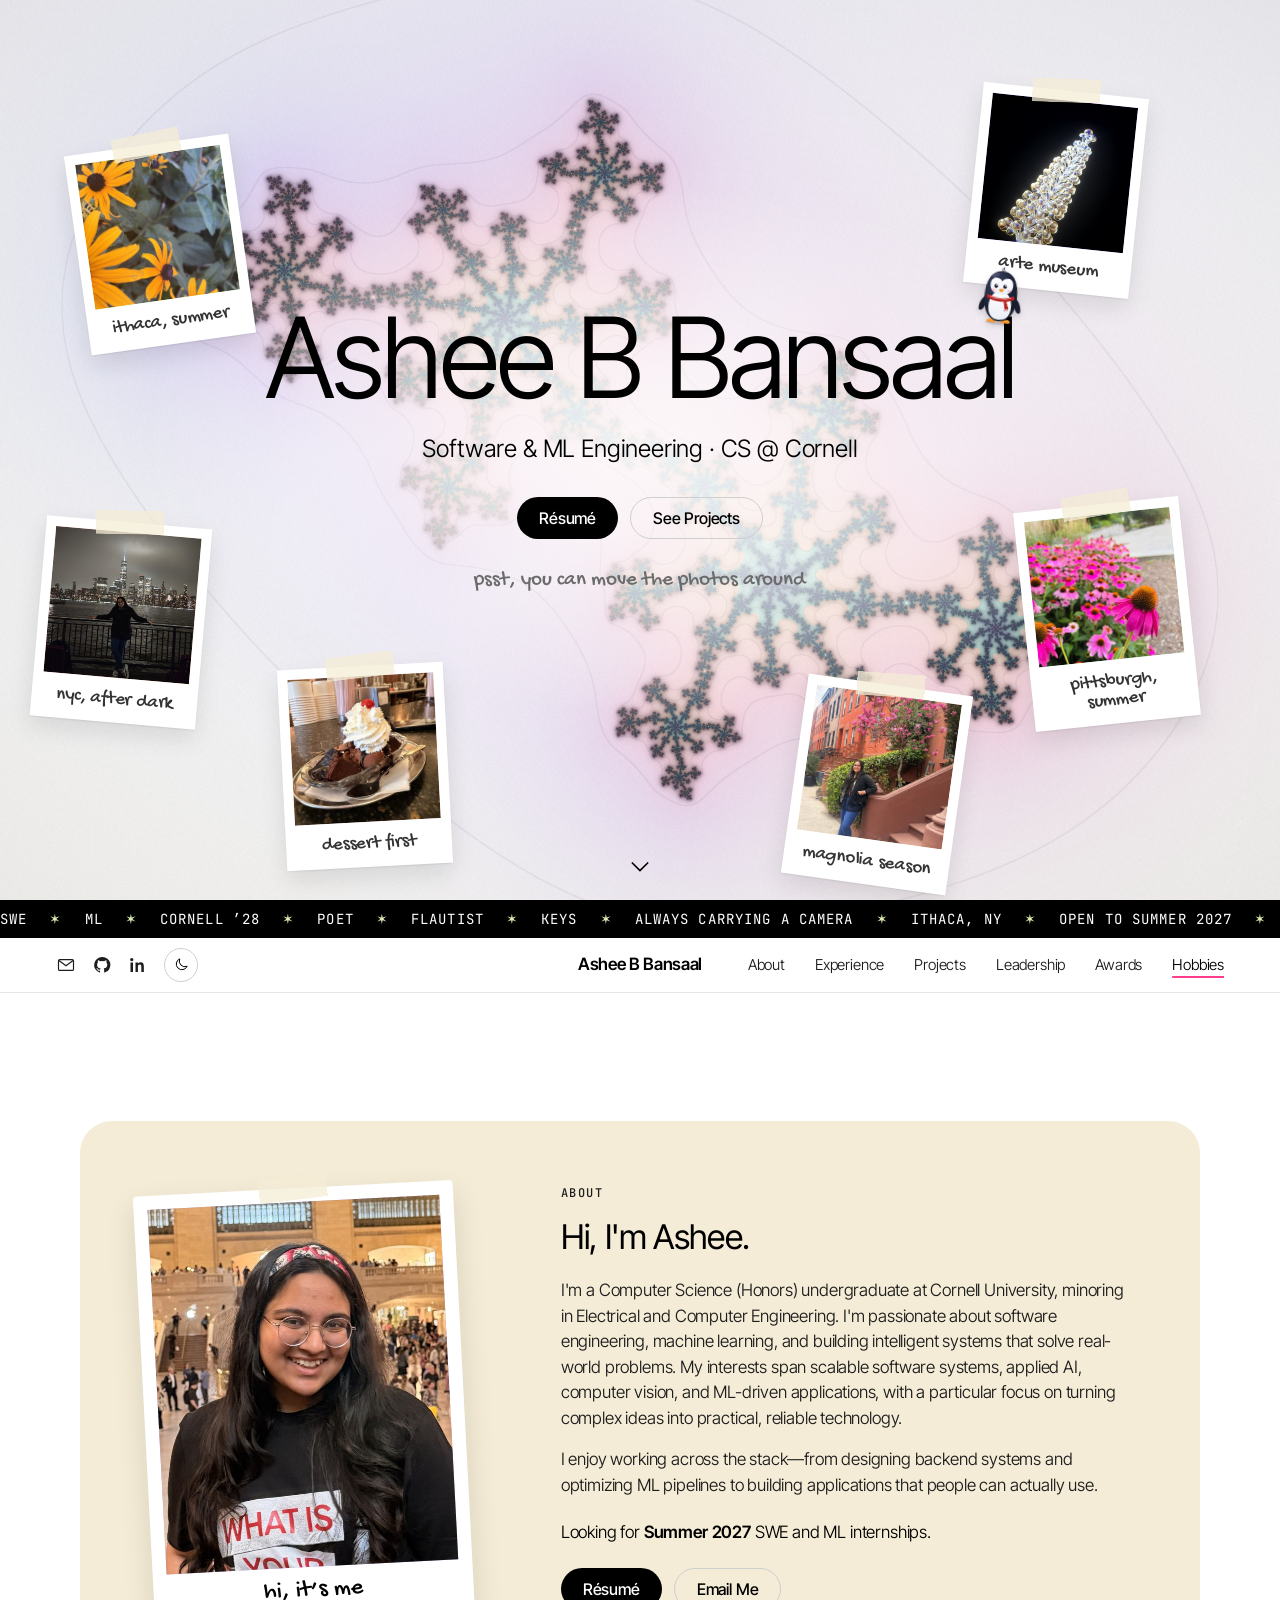
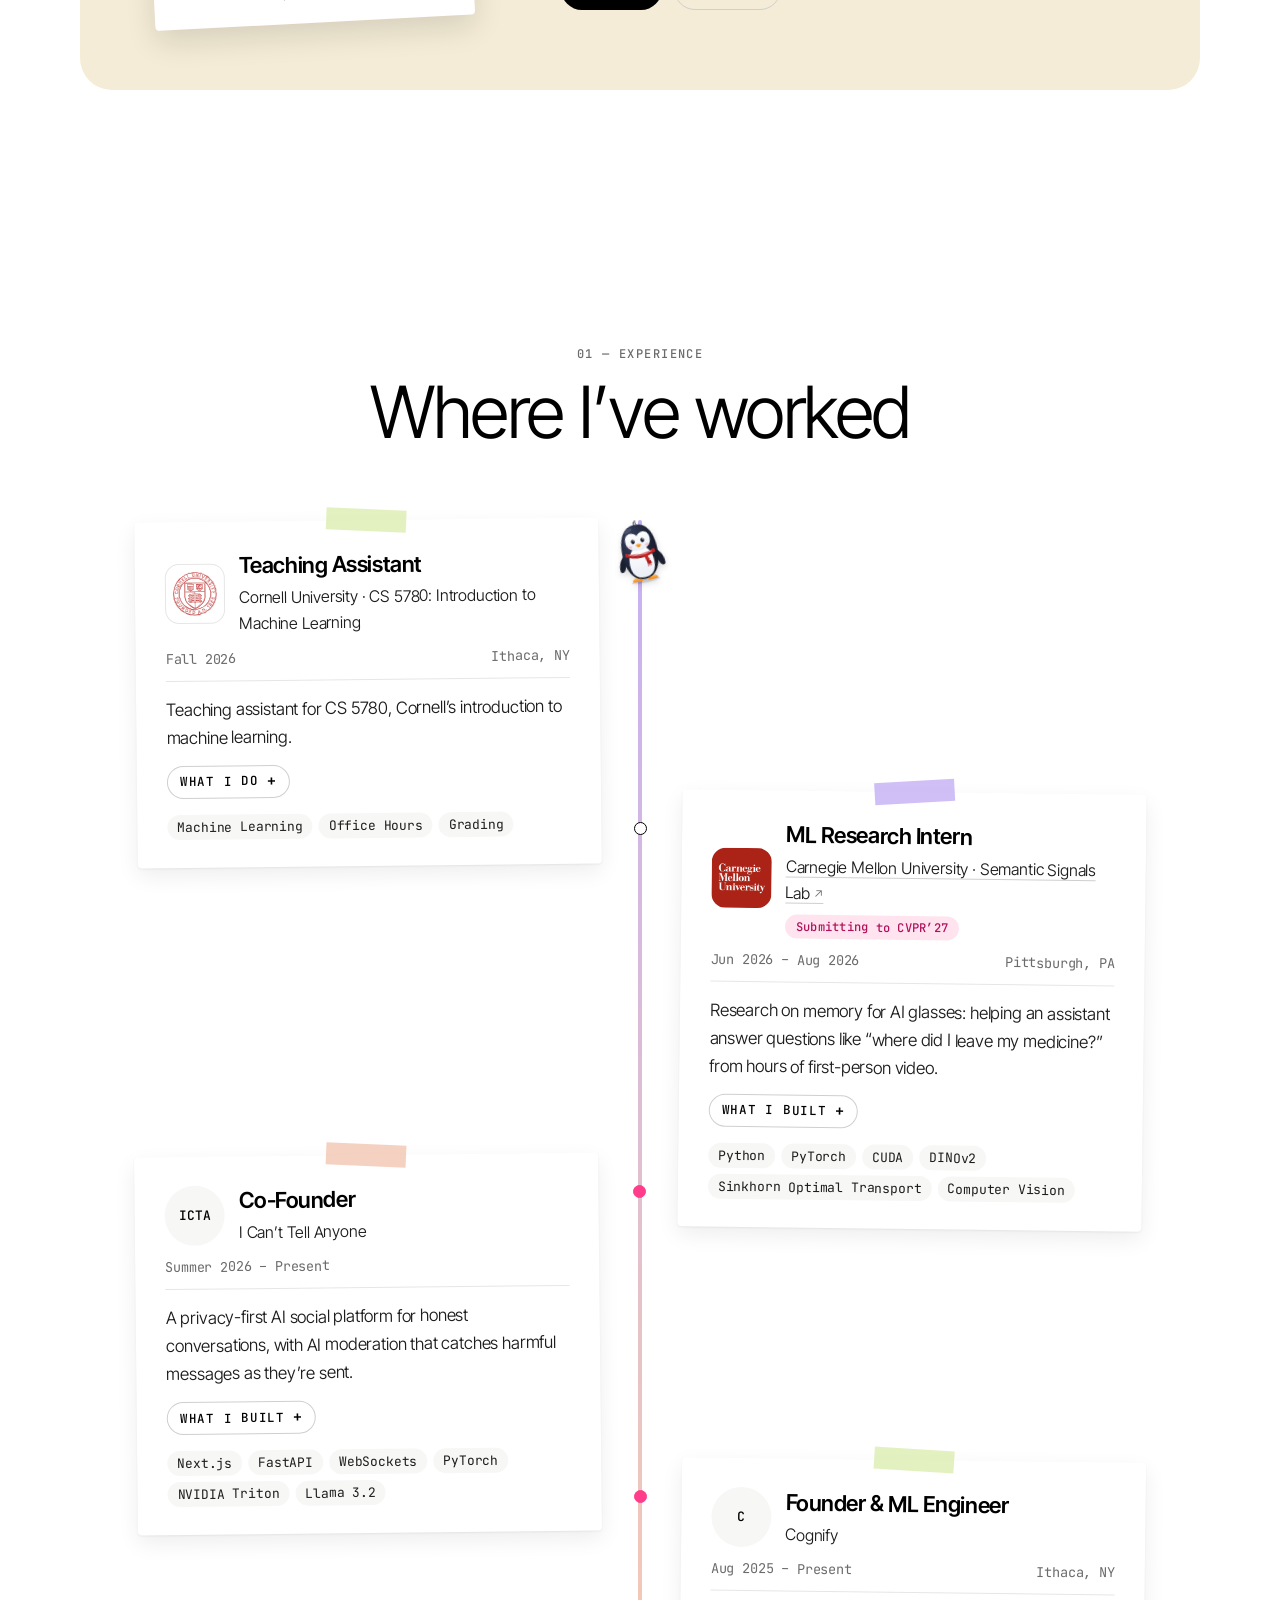
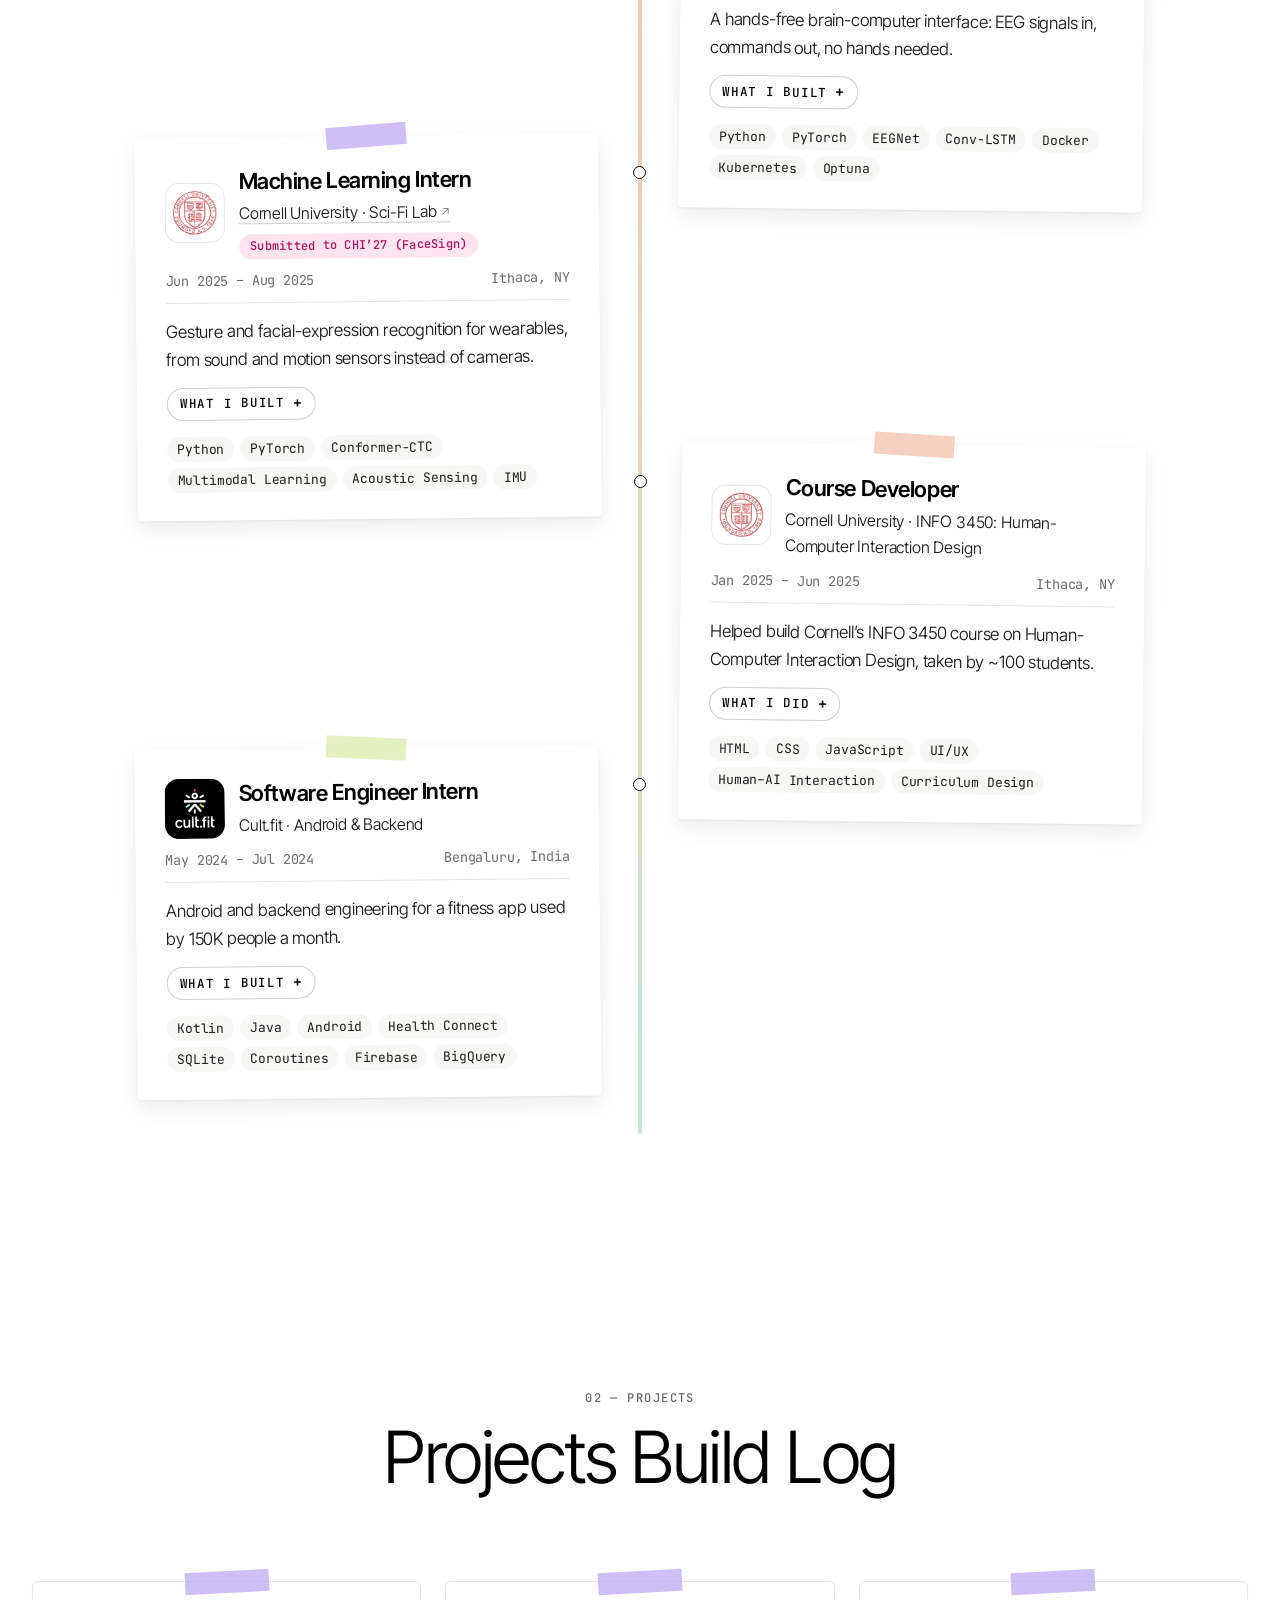
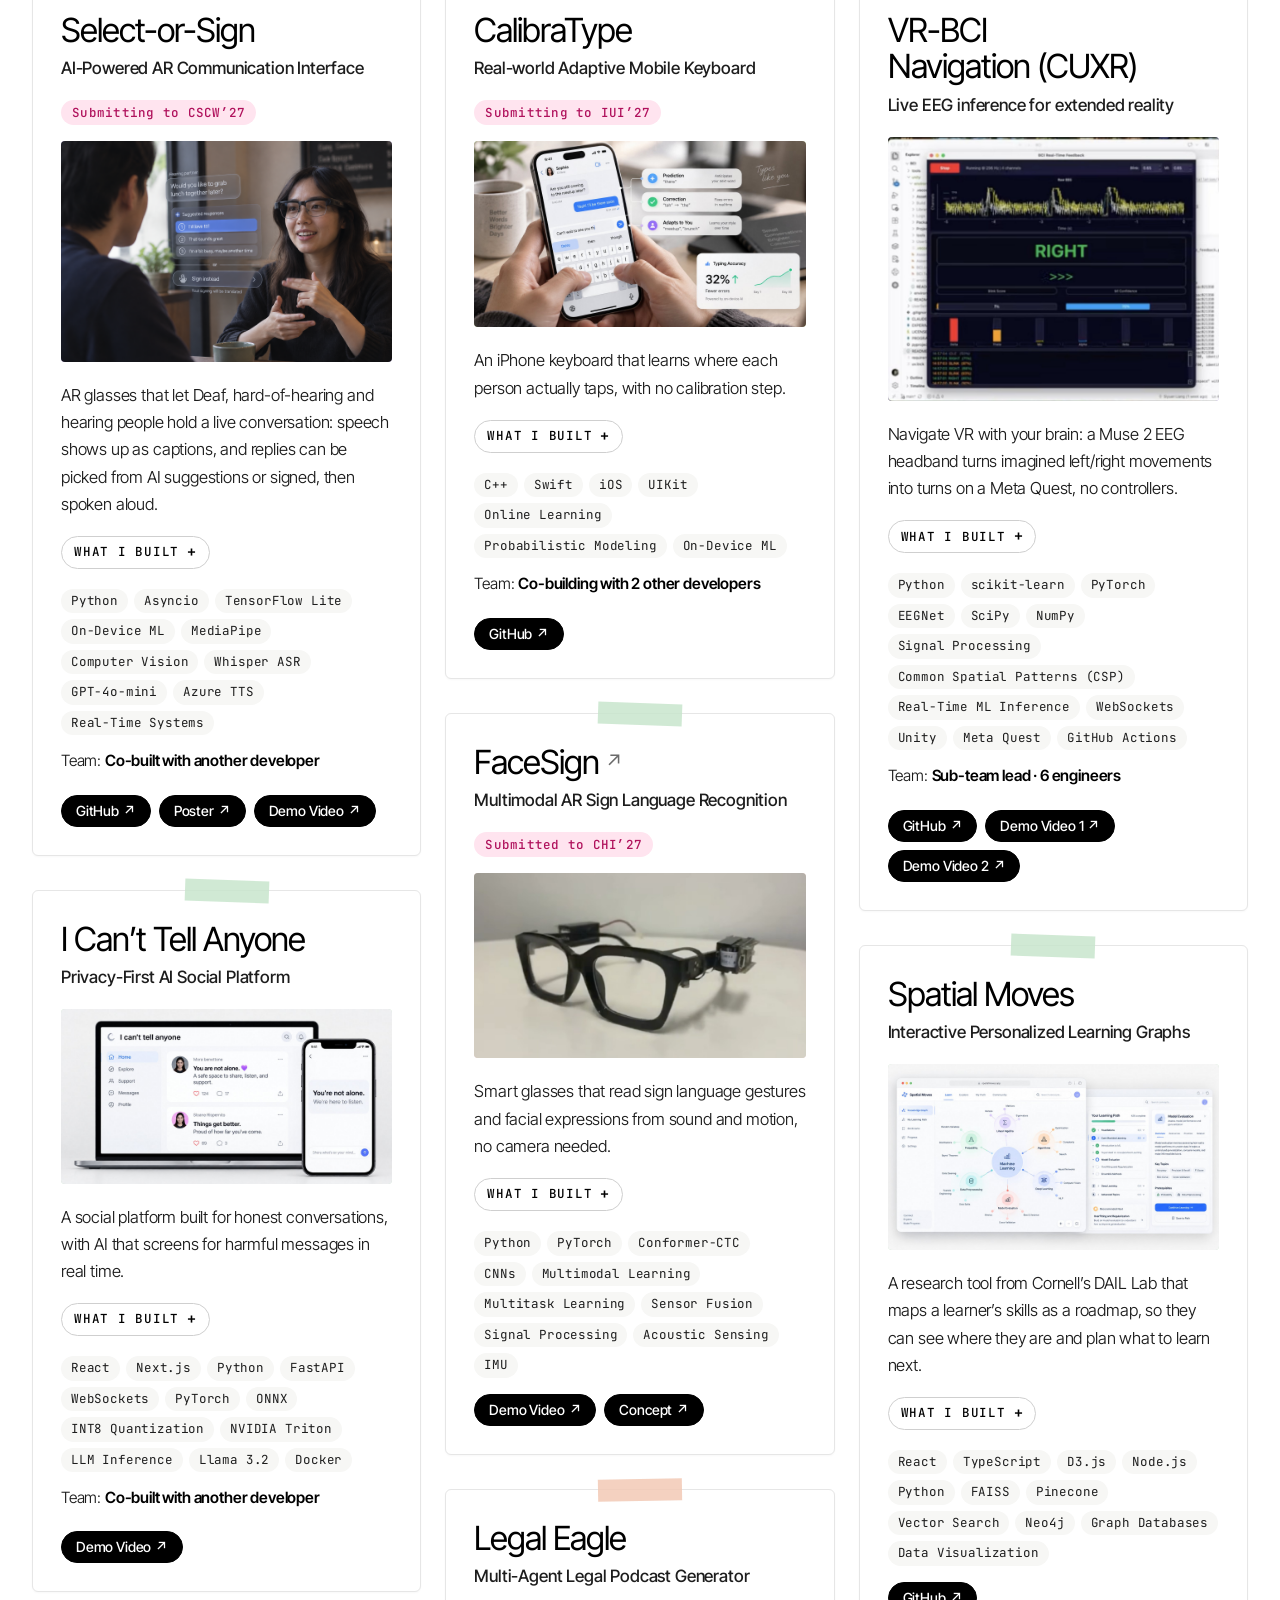
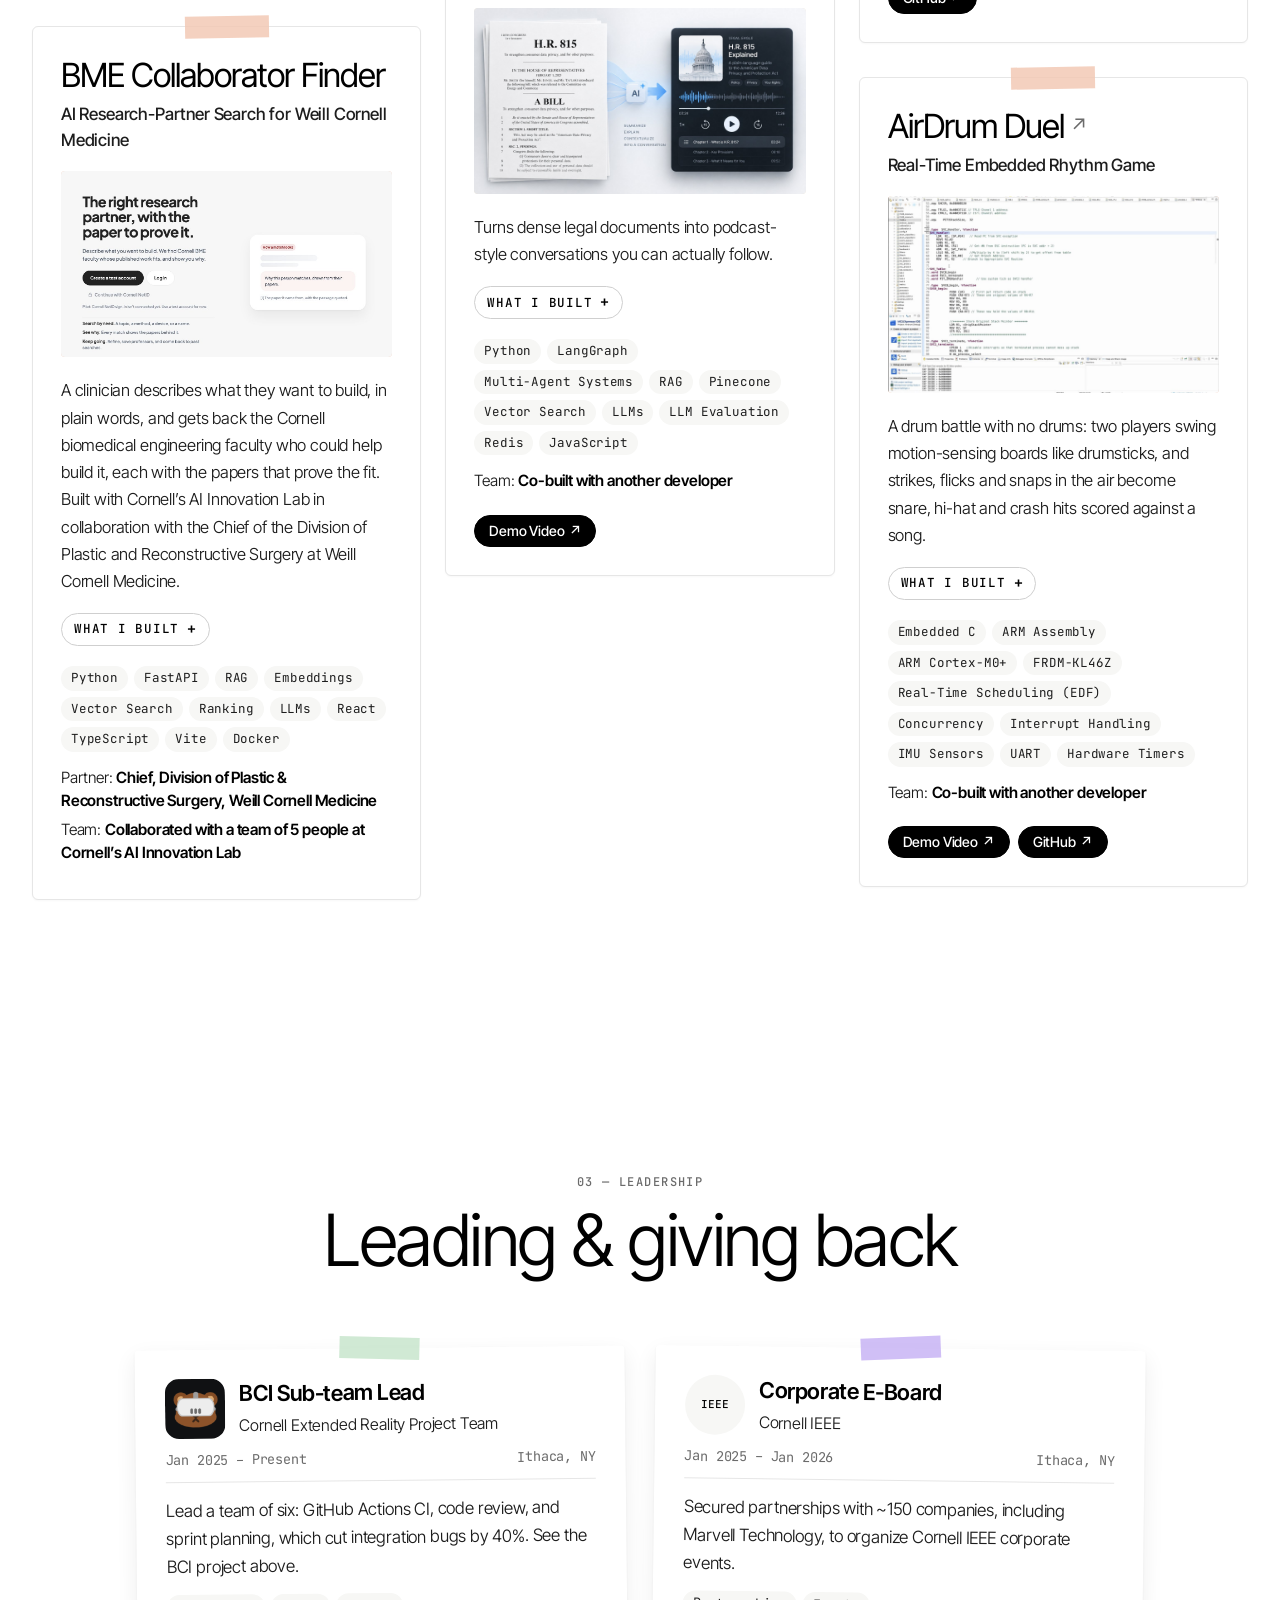
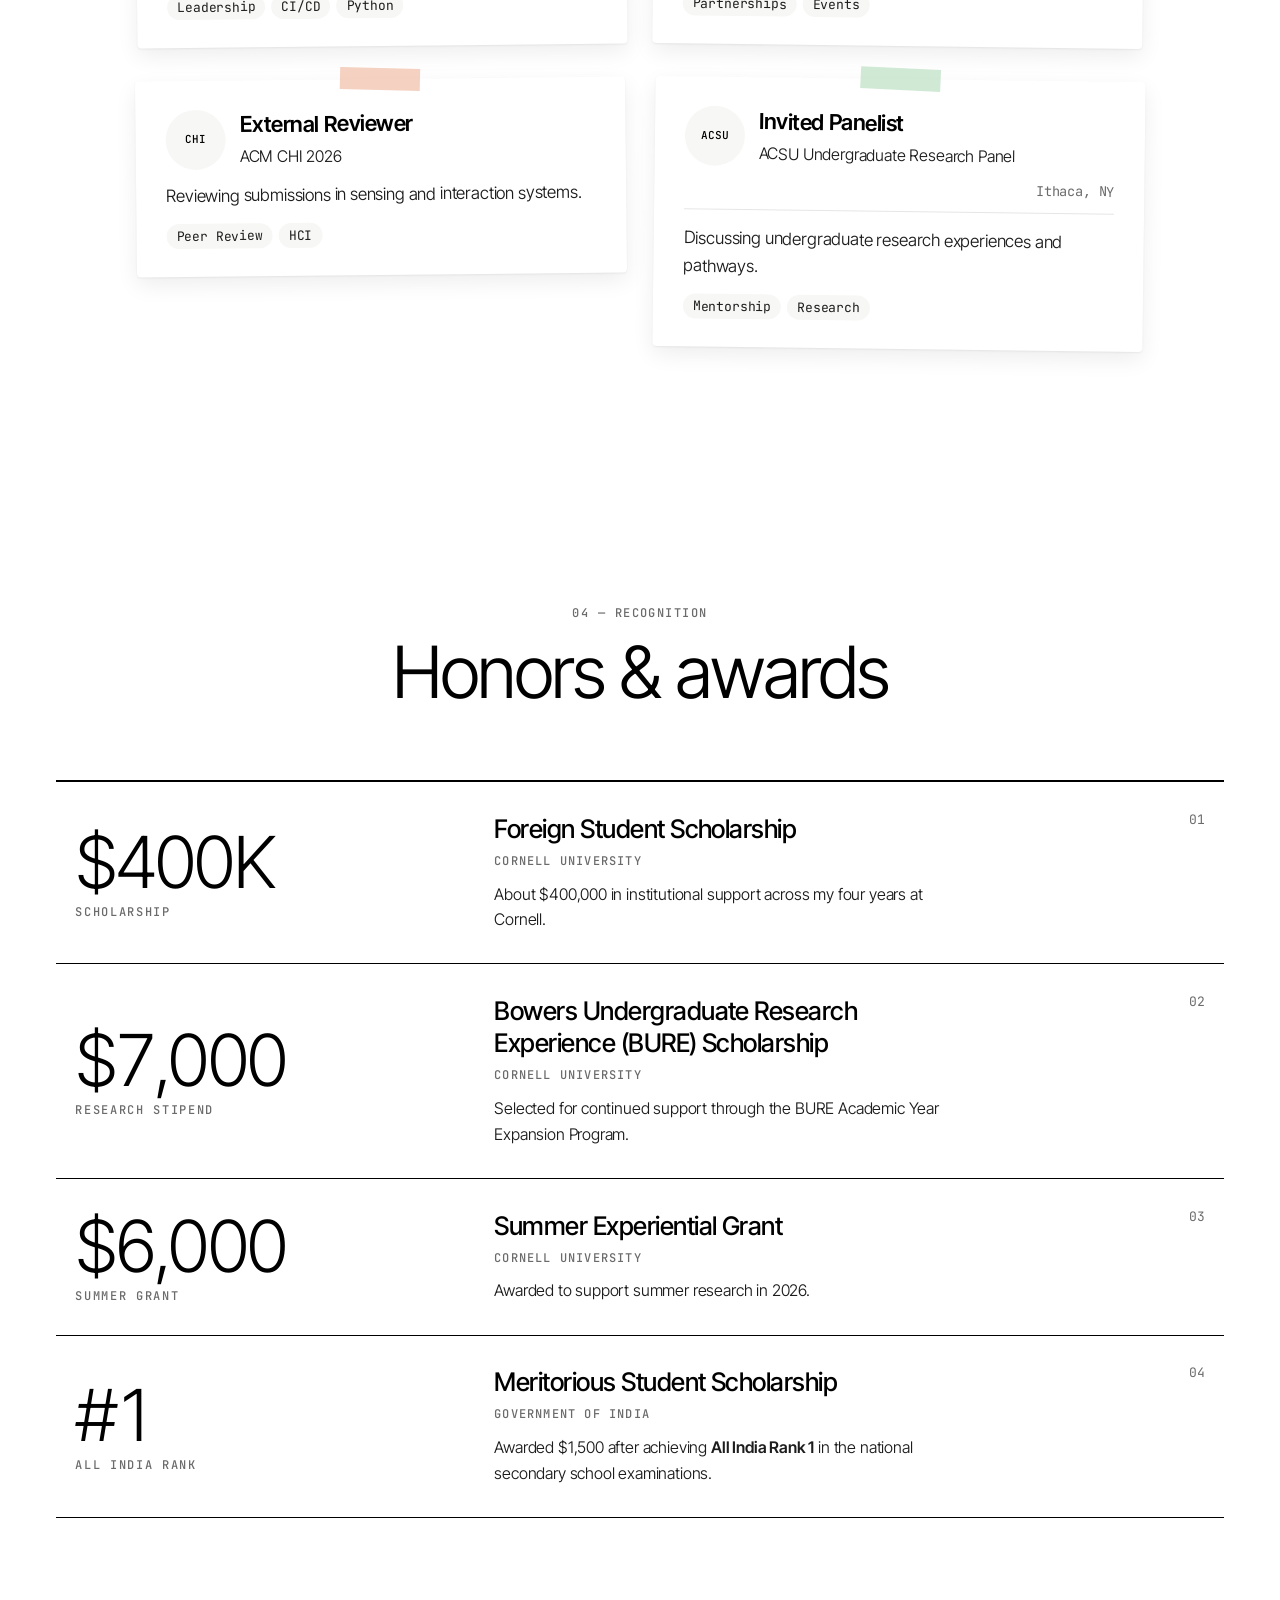
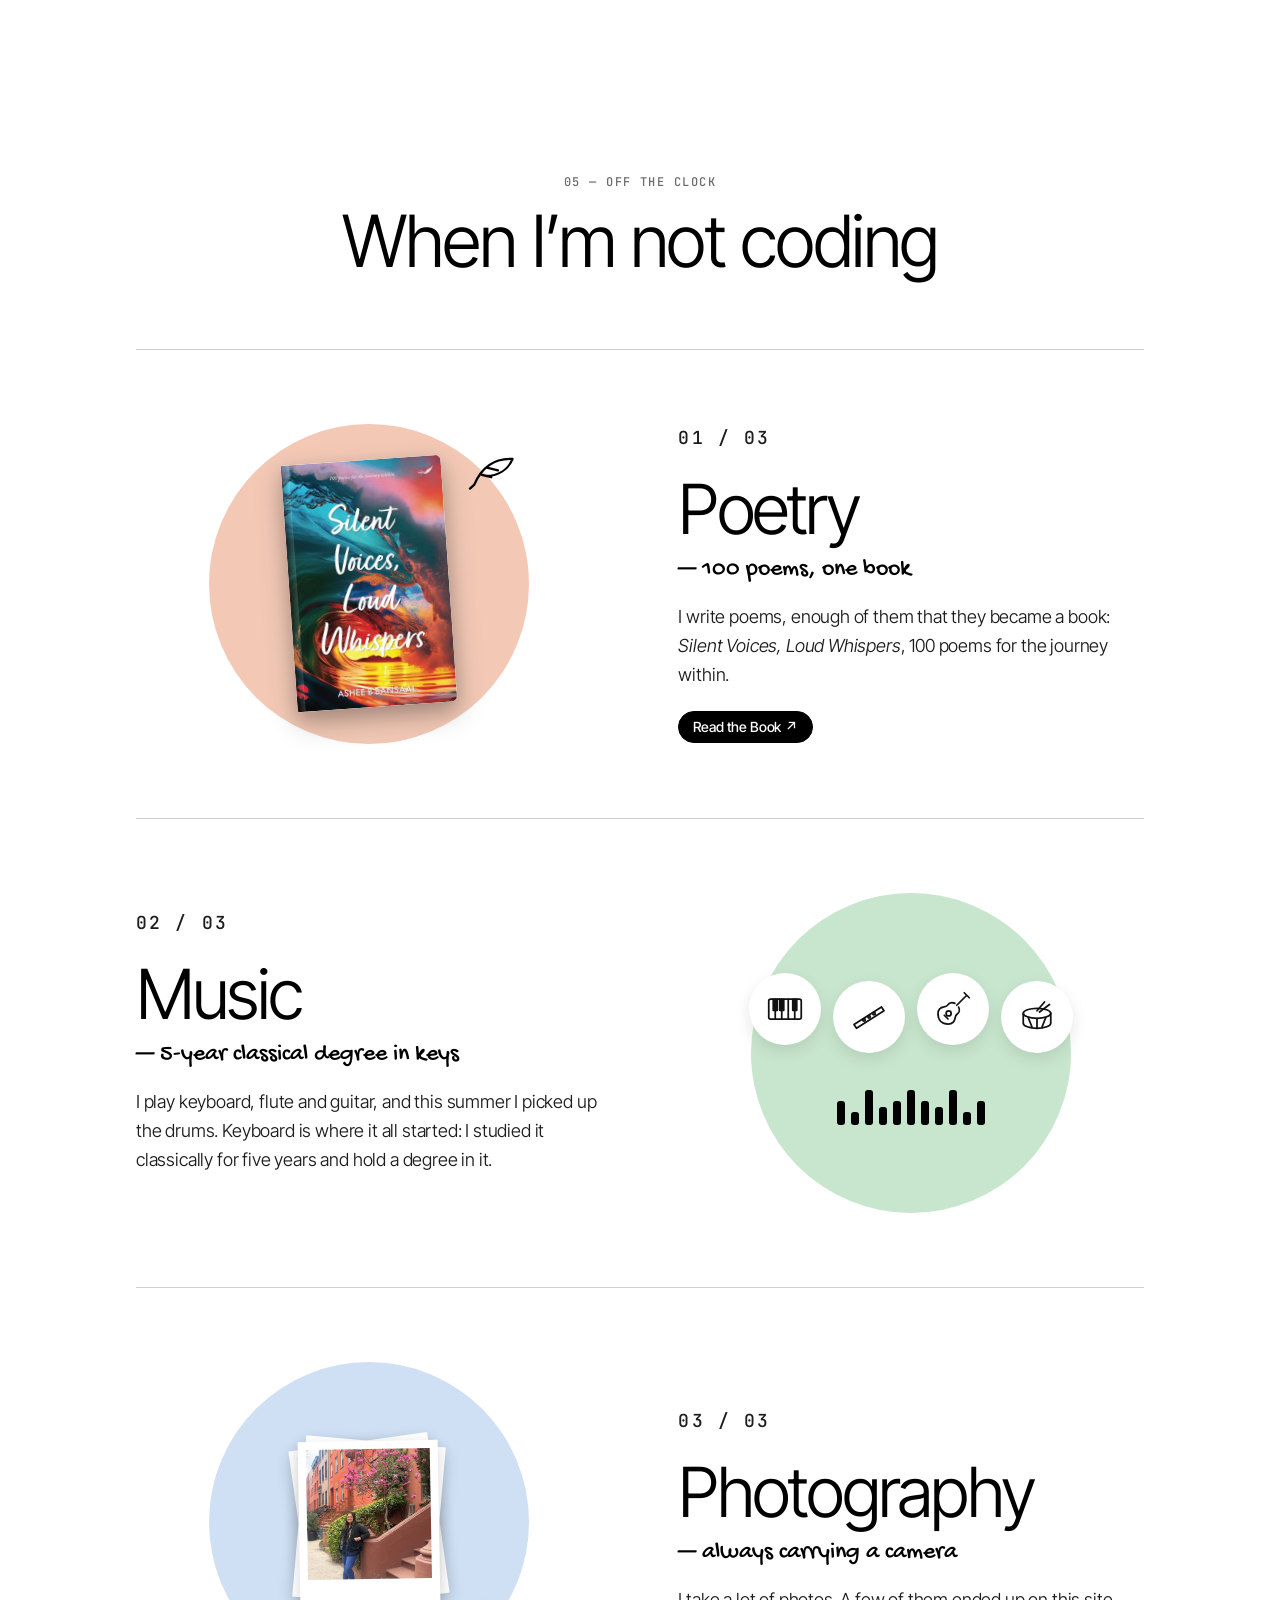
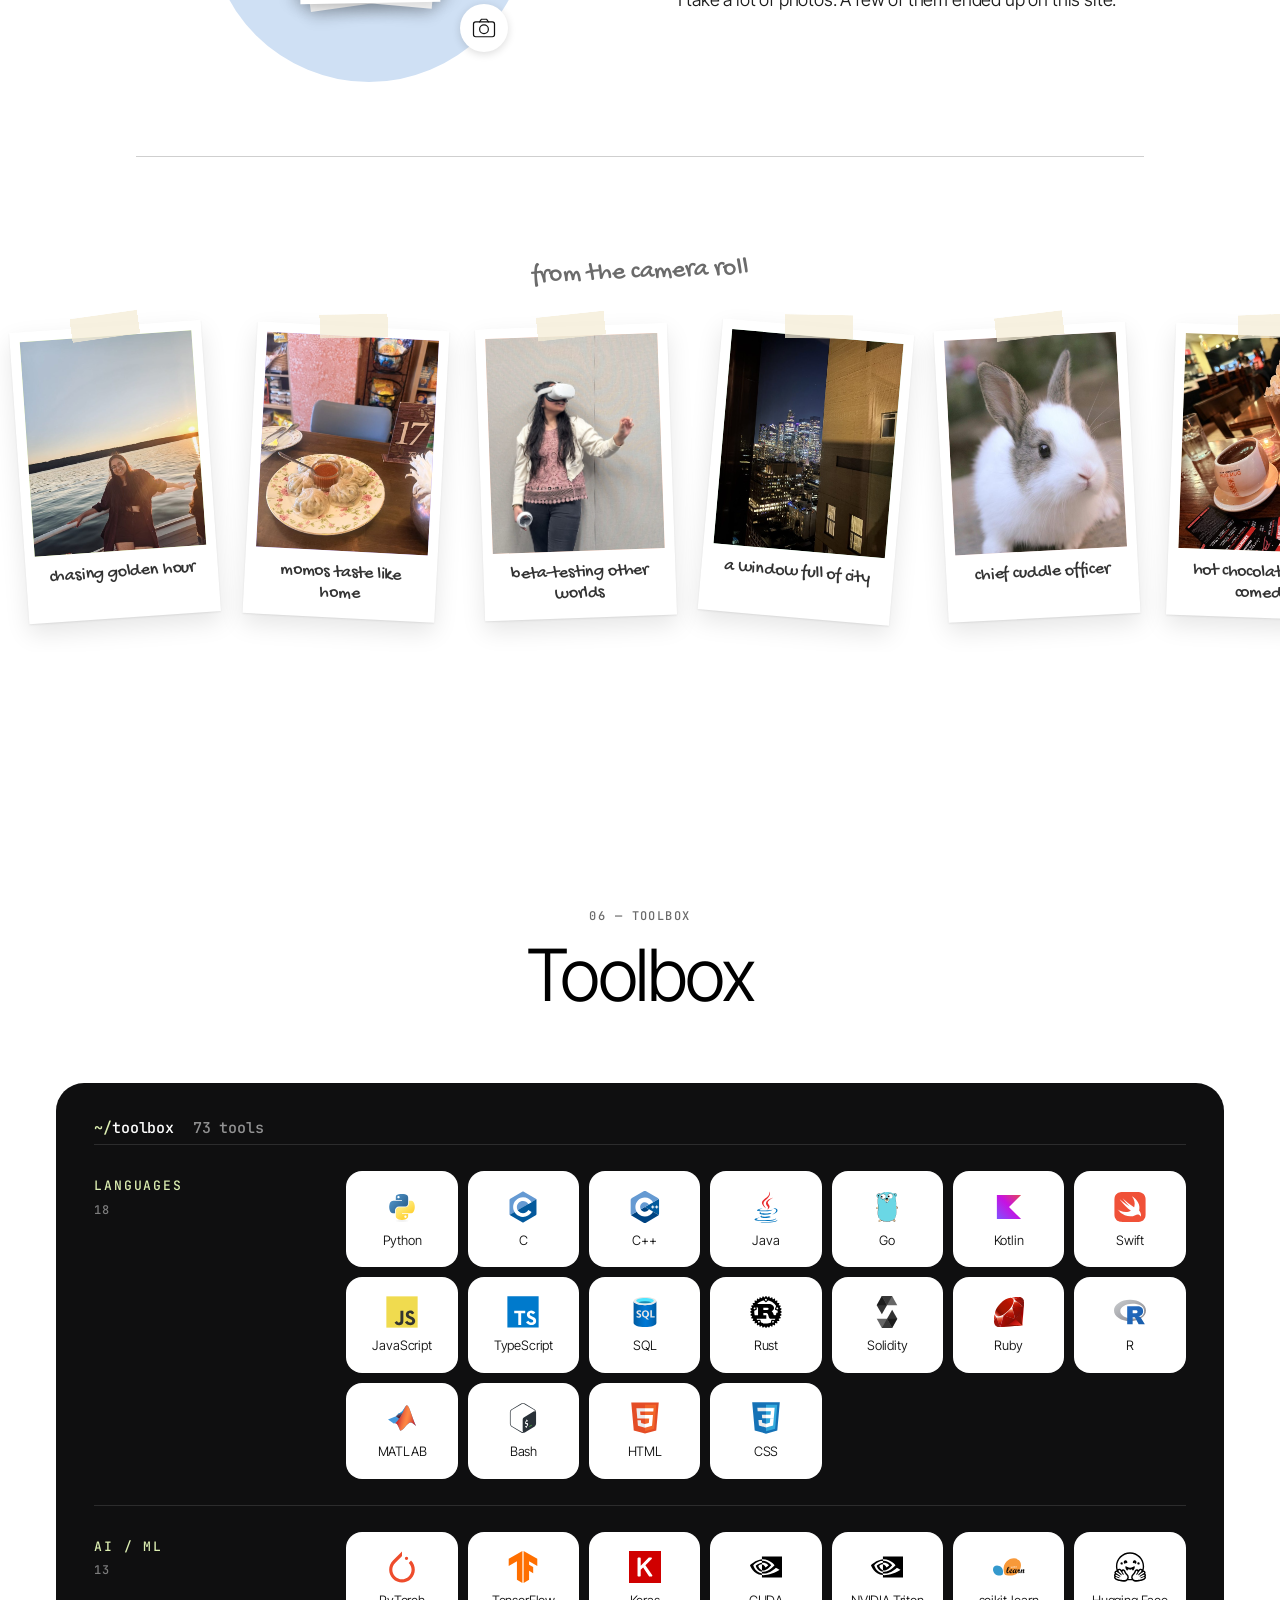
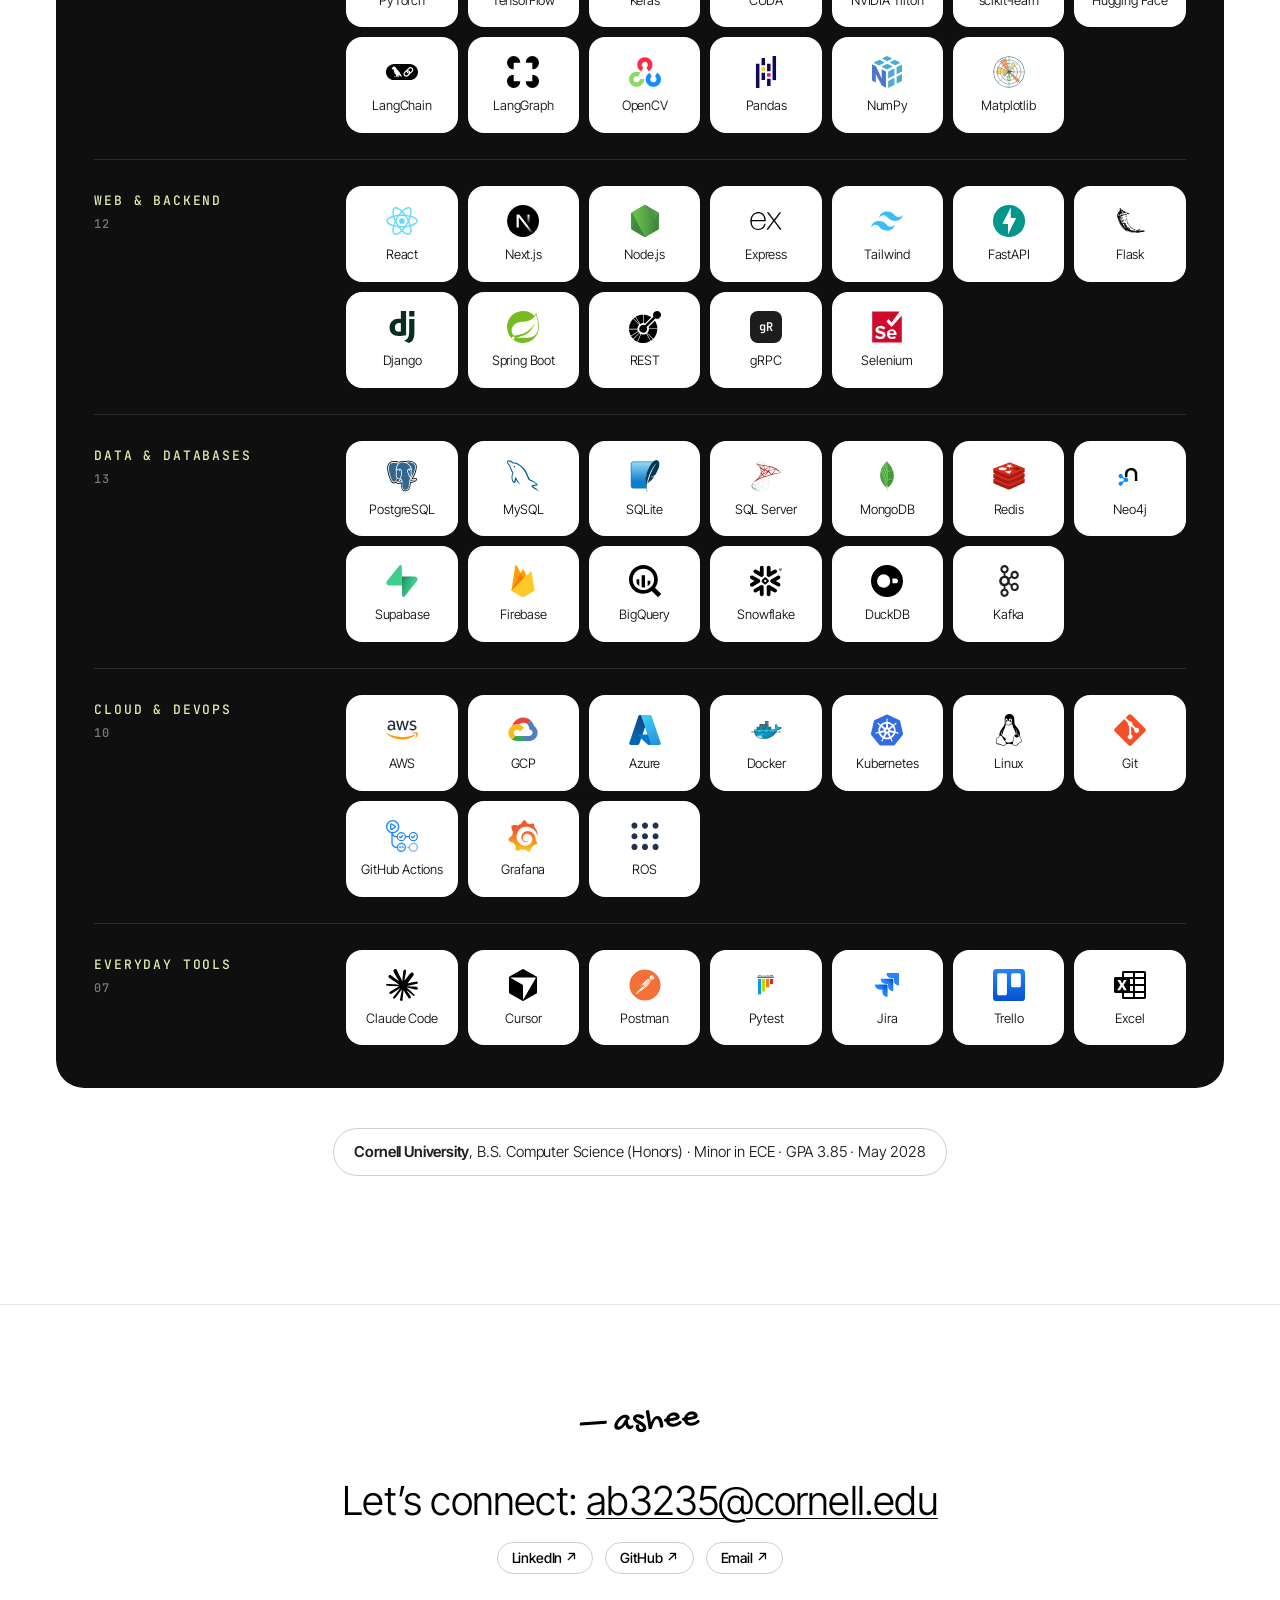
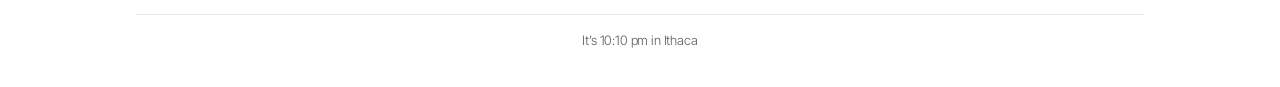
<file: index.html>
<!doctype html>
<html lang="en">
<head>
  <meta charset="utf-8">
  <meta name="viewport" content="width=device-width, initial-scale=1">
  <title>Ashee B Bansaal</title>
  <meta name="description" content="Ashee B Bansaal: software and machine learning engineering, CS at Cornell. Portfolio.">
  <link rel="preconnect" href="https://fonts.googleapis.com">
  <link rel="preconnect" href="https://fonts.gstatic.com" crossorigin>
  <link href="https://fonts.googleapis.com/css2?family=Inter+Tight:wght@300;400;500;600;700&amp;family=JetBrains+Mono:wght@400;500&amp;family=Gochi+Hand&amp;display=swap" rel="stylesheet">
  <meta name="theme-color" content="#ffffff">
  <link rel="icon" href="favicon.ico" sizes="any">
  <link rel="icon" href="favicon.svg?v=33c75104" type="image/svg+xml">
  <link rel="icon" href="favicon.png?v=09f14c9f" sizes="32x32" type="image/png">
  <link rel="apple-touch-icon" href="apple-touch-icon.png?v=07797a90">
  <script>try{var t=localStorage.getItem("theme")}catch(e){}document.documentElement.dataset.theme=t||(matchMedia("(prefers-color-scheme: dark)").matches?"dark":"light")</script>
  <link rel="stylesheet" href="style.css?v=0efdabed">
  <script async src="https://www.googletagmanager.com/gtag/js?id=G-SLHQKPLPWH"></script>
  <script>window.dataLayer=window.dataLayer||[];function gtag(){dataLayer.push(arguments)}gtag("js",new Date());gtag("config","G-SLHQKPLPWH")</script>
</head>
<body class="scrapbook">
  <a class="skip" href="#about">Skip to content</a>

  <header class="hero" id="hero">
    <canvas id="julia" aria-hidden="true"></canvas>
    <div class="hero-veil" aria-hidden="true"></div>
    <div class="table" id="table">
      <figure class="polaroid drop" style="--x:6%;--y:16%;--r:-8deg;--d:0.20s">
        <span class="tape" aria-hidden="true"></span>
        <div class="photo tint-lime"><img src="photos/ithaca-summer.jpg?v=a971bd0b" alt="ithaca, summer" width="400" height="400" style="object-position:50% 50%" onerror="this.remove()"><span class="ph" aria-hidden="true">your photo</span></div>
        <figcaption>ithaca, summer</figcaption>
      </figure>
      <figure class="polaroid drop" style="--x:76%;--y:10%;--r:6deg;--d:0.32s">
        <span class="tape" aria-hidden="true"></span>
        <div class="photo tint-lilac"><img src="photos/arte-museum.jpg?v=adf78811" alt="arte museum" width="400" height="400" style="object-position:50% 45%" onerror="this.remove()"><span class="ph" aria-hidden="true">your photo</span></div>
        <figcaption>arte museum</figcaption>
      </figure>
      <figure class="polaroid drop" style="--x:3%;--y:58%;--r:5deg;--d:0.44s">
        <span class="tape" aria-hidden="true"></span>
        <div class="photo tint-coral"><img src="photos/nyc-night.jpg?v=4e68eada" alt="nyc, after dark" width="400" height="400" style="object-position:50% 55%" onerror="this.remove()"><span class="ph" aria-hidden="true">your photo</span></div>
        <figcaption>nyc, after dark</figcaption>
      </figure>
      <figure class="polaroid drop" style="--x:80%;--y:56%;--r:-6deg;--d:0.56s">
        <span class="tape" aria-hidden="true"></span>
        <div class="photo tint-mint"><img src="photos/pittsburgh.jpg?v=dcbc51e7" alt="pittsburgh, summer" width="400" height="400" style="object-position:50% 70%" onerror="this.remove()"><span class="ph" aria-hidden="true">your photo</span></div>
        <figcaption>pittsburgh, summer</figcaption>
      </figure>
      <figure class="polaroid drop" style="--x:22%;--y:74%;--r:-3deg;--d:0.68s">
        <span class="tape" aria-hidden="true"></span>
        <div class="photo tint-pink"><img src="photos/dessert.jpg?v=37c4cd79" alt="dessert first" width="400" height="400" style="object-position:50% 55%" onerror="this.remove()"><span class="ph" aria-hidden="true">your photo</span></div>
        <figcaption>dessert first</figcaption>
      </figure>
      <figure class="polaroid drop" style="--x:62%;--y:76%;--r:8deg;--d:0.80s">
        <span class="tape" aria-hidden="true"></span>
        <div class="photo tint-cream"><img src="photos/magnolia.jpg?v=15e3a0de" alt="magnolia season" width="400" height="400" style="object-position:50% 72%" onerror="this.remove()"><span class="ph" aria-hidden="true">your photo</span></div>
        <figcaption>magnolia season</figcaption>
      </figure>
    </div>
    <div class="hero-inner">
      <h1 class="reveal"><span class="hero-name"><span data-edit="NAME">Ashee B Bansaal</span><svg class="penguin name-penguin"  viewBox="0 0 200 240" aria-hidden="true">
        <defs>
          <radialGradient id="pg1b" cx=".34" cy=".26" r=".85"><stop offset="0" stop-color="#3a4363"/><stop offset=".55" stop-color="#1f2539"/><stop offset="1" stop-color="#121625"/></radialGradient>
          <linearGradient id="pg1w" x1="0" y1="0" x2="0" y2="1"><stop offset="0" stop-color="#ffffff"/><stop offset="1" stop-color="#e9edf5"/></linearGradient>
          <linearGradient id="pg1o" x1="0" y1="0" x2="0" y2="1"><stop offset="0" stop-color="#ffb347"/><stop offset="1" stop-color="#f08a24"/></linearGradient>
          <linearGradient id="pg1s" x1="0" y1="0" x2="0" y2="1"><stop offset="0" stop-color="#d42a2a"/><stop offset="1" stop-color="#a51818"/></linearGradient>
        </defs>
        <ellipse class="shadow" cx="100" cy="227" rx="54" ry="7" fill="rgba(20,24,38,.14)"/>
        <g class="feet" fill="url(#pg1o)"><path d="M62 212c-10 3-14 13-3 14h28c6 0 6-12-3-14z"/><path d="M138 212c10 3 14 13 3 14h-28c-6 0-6-12 3-14z"/></g>
        <g class="bodyg">
          <g class="flip-l"><path fill="#1a1f30" d="M42 118c-20 14-30 44-26 60 3 7 12 4 18-4 8-14 14-36 16-50z"/></g>
          <g class="flip-r"><path fill="#1a1f30" d="M158 118c20 14 30 44 26 60-3 7-12 4-18-4-8-14-14-36-16-50z"/></g>
          <path fill="url(#pg1b)" d="M100 16c-46 0-66 44-66 102 0 64 26 102 66 102s66-38 66-102c0-58-20-102-66-102z"/>
          <path fill="url(#pg1w)" d="M100 98c-32 0-46 30-46 62 0 36 18 54 46 54s46-18 46-54c0-32-14-62-46-62z"/>
          <path fill="url(#pg1w)" d="M100 58c-10-18-44-20-46 12-2 28 20 42 46 42s48-14 46-42c-2-32-36-30-46-12z"/>
          <ellipse cx="72" cy="34" rx="16" ry="7" fill="#fff" opacity=".13" transform="rotate(-28 72 34)"/>
          <path d="M98 17c-4-8 1-14 7-15-3 4-2 9 2 13" fill="none" stroke="#1f2539" stroke-width="3" stroke-linecap="round"/>
          <g class="eye" data-eye><circle class="white" cx="82" cy="78" r="10" fill="none"/><ellipse class="pupil" cx="82" cy="78" rx="7" ry="8" fill="#141826"/><circle class="glint" cx="84.6" cy="74.6" r="2.6" fill="#fff"/><ellipse class="lid" cx="82" cy="78" rx="9" ry="0" fill="#fff"/></g>
          <g class="eye" data-eye><circle class="white" cx="118" cy="78" r="10" fill="none"/><ellipse class="pupil" cx="118" cy="78" rx="7" ry="8" fill="#141826"/><circle class="glint" cx="120.6" cy="74.6" r="2.6" fill="#fff"/><ellipse class="lid" cx="118" cy="78" rx="9" ry="0" fill="#fff"/></g>
          <ellipse class="blush" cx="68" cy="95" rx="8" ry="4.5" fill="#ff9fb2" opacity=".6"/><ellipse class="blush" cx="132" cy="95" rx="8" ry="4.5" fill="#ff9fb2" opacity=".6"/>
          <path fill="url(#pg1o)" d="M90 90c5-4 15-4 20 0-2 7-6 11-10 11s-8-4-10-11z"/>
          <path d="M92 93c4 2 12 2 16 0" fill="none" stroke="#c96a12" stroke-width="1.4" stroke-linecap="round" opacity=".7"/>
          <g class="scarf">
            <path fill="url(#pg1s)" d="M46 114c34 16 74 16 108 0l3 13c-36 18-78 18-114 0z"/>
            <path fill="url(#pg1s)" d="M122 128l14 38-15 4-9-38z"/>
            <path d="M58 122c28 10 56 10 84 0M126 144l12-3M129 154l12-3" fill="none" stroke="#fff" stroke-width="2.4" stroke-linecap="round" opacity=".85"/>
            <path d="M122 170l-2 6M127 169l-1 6M132 168l0 6" stroke="#a51818" stroke-width="2" stroke-linecap="round"/>
          </g>
        </g>
      </svg></span></h1>
      <p class="hero-sub reveal" data-edit="TAGLINE">Software &amp; ML Engineering · CS @ Cornell</p>
      <p class="cta-row reveal"><a class="btn btn-primary" href="resume.pdf?v=cd2693a7" target="_blank" rel="noopener">Résumé</a><a class="btn btn-outline" href="#projects">See Projects</a></p>
      <p class="hand hint reveal">psst, you can move the photos around</p>
    </div>
    <a class="scroll-cue" href="#about" aria-label="Scroll to content"><svg viewBox="0 0 24 24"><path d="M5 9l7 7 7-7"/></svg></a>
  </header>
  <div class="marquee" aria-hidden="true"><div class="marquee-track"><span>SWE</span><i>✶</i><span>ML</span><i>✶</i><span>Cornell ’28</span><i>✶</i><span>poet</span><i>✶</i><span>flautist</span><i>✶</i><span>keys</span><i>✶</i><span>always carrying a camera</span><i>✶</i><span>Ithaca, NY</span><i>✶</i><span>open to Summer 2027</span><i>✶</i><span>SWE</span><i>✶</i><span>ML</span><i>✶</i><span>Cornell ’28</span><i>✶</i><span>poet</span><i>✶</i><span>flautist</span><i>✶</i><span>keys</span><i>✶</i><span>always carrying a camera</span><i>✶</i><span>Ithaca, NY</span><i>✶</i><span>open to Summer 2027</span><i>✶</i></div></div>

  <nav class="nav" aria-label="Primary">
    <ul class="nav-icons">
      <li><a href="mailto:ab3235@cornell.edu" aria-label="Email"><svg viewBox="0 0 24 24"><rect x="3" y="5.5" width="18" height="13" rx="1.5"/><path d="M3.5 6.5l8.5 6.5 8.5-6.5"/></svg></a></li>
      <li><a href="https://github.com/ashee-b-bansaal" aria-label="GitHub"><svg viewBox="0 0 24 24" class="fill"><path d="M12 2.5a9.5 9.5 0 0 0-3 18.5c.5.1.7-.2.7-.5v-1.7c-2.6.6-3.2-1.2-3.2-1.2-.4-1.1-1-1.4-1-1.4-.9-.6 0-.6 0-.6 1 .1 1.5 1 1.5 1 .8 1.5 2.3 1 2.8.8.1-.6.3-1 .6-1.2-2.1-.2-4.3-1-4.3-4.7 0-1 .4-1.9 1-2.6-.1-.3-.4-1.2.1-2.5 0 0 .8-.3 2.6 1a9 9 0 0 1 4.8 0c1.8-1.3 2.6-1 2.6-1 .5 1.3.2 2.2.1 2.5.6.7 1 1.6 1 2.6 0 3.7-2.2 4.5-4.3 4.7.3.3.6.9.6 1.8v2.6c0 .3.2.6.7.5A9.5 9.5 0 0 0 12 2.5z"/></svg></a></li>
      <li><a href="https://linkedin.com/in/ashee-b-bansaal" aria-label="LinkedIn"><svg viewBox="0 0 24 24" class="fill"><path d="M4.5 3.5a2 2 0 1 1 0 4 2 2 0 0 1 0-4zM3 9h3v11.5H3zM9 9h2.9v1.6c.4-.8 1.4-1.8 3.2-1.8 3.2 0 3.9 2.1 3.9 4.9v6.6h-3v-5.8c0-1.4 0-3.1-1.9-3.1s-2.2 1.5-2.2 3v5.9H9z"/></svg></a></li>
      <li class="theme-li"><button type="button" class="theme-toggle" aria-label="Switch to dark mode"><svg viewBox="0 0 24 24" class="moon"><path d="M20 14.5A8 8 0 0 1 9.5 4a8 8 0 1 0 10.5 10.5z"/></svg><svg viewBox="0 0 24 24" class="sun"><circle cx="12" cy="12" r="4"/><path d="M12 2.5v2M12 19.5v2M2.5 12h2M19.5 12h2M5.3 5.3l1.4 1.4M17.3 17.3l1.4 1.4M5.3 18.7l1.4-1.4M17.3 6.7l1.4-1.4"/></svg></button></li>
    </ul>
    <a class="nav-name" href="#">Ashee B Bansaal</a>
    <ul class="nav-links">
      <li><a href="#about">About</a></li>
      <li><a href="#experience">Experience</a></li>
      <li><a href="#projects">Projects</a></li>
      <li><a href="#leadership">Leadership</a></li>
      <li><a href="#honors">Awards</a></li>
      <li><a href="#hobbies">Hobbies</a></li>
    </ul>
  </nav>
  <main>
    <section id="about" class="sec about-sec">
      <div class="wrap about">
        <figure class="portrait">
          <span class="mono" aria-hidden="true">AB</span>
          <img src="photos/me.jpg?v=c1d04b9a" alt="Ashee B Bansaal" width="400" height="500" loading="lazy" onerror="this.remove()">
          <span class="tape" aria-hidden="true"></span><figcaption class="hand">hi, it’s me</figcaption>
        </figure>
        <div class="about-text">
          <p class="eyebrow">About</p>
          <h2 data-edit="ABOUT_HEAD">Hi, I'm Ashee.</h2>
          <p data-edit="ABOUT.0">I'm a Computer Science (Honors) undergraduate at Cornell University, minoring in Electrical and Computer Engineering. I'm passionate about software engineering, machine learning, and building intelligent systems that solve real-world problems. My interests span scalable software systems, applied AI, computer vision, and ML-driven applications, with a particular focus on turning complex ideas into practical, reliable technology.</p>
          <p data-edit="ABOUT.1">I enjoy working across the stack—from designing backend systems and optimizing ML pipelines to building applications that people can actually use.</p>
          <p class="seeking" data-edit="SEEKING">Looking for <strong>Summer 2027</strong> SWE and ML internships.</p>
          <p class="cta-row"><a class="btn btn-primary" href="resume.pdf?v=cd2693a7" target="_blank" rel="noopener">Résumé</a><a class="btn btn-outline" href="mailto:ab3235@cornell.edu">Email Me</a></p>
        </div>
      </div>
    </section>

    <section id="experience" class="sec exp-sec">
      <div class="wrap">
        <header class="sec-head ">
        <p class="eyebrow">01 — Experience</p>
        <h2 data-edit="TITLES.experience">Where I’ve worked</h2>
      </header>
        <div class="tl-wrap">
          <div class="slider" aria-hidden="true"><svg class="penguin slide-penguin"  viewBox="0 0 200 240" aria-hidden="true">
        <defs>
          <radialGradient id="pg2b" cx=".34" cy=".26" r=".85"><stop offset="0" stop-color="#3a4363"/><stop offset=".55" stop-color="#1f2539"/><stop offset="1" stop-color="#121625"/></radialGradient>
          <linearGradient id="pg2w" x1="0" y1="0" x2="0" y2="1"><stop offset="0" stop-color="#ffffff"/><stop offset="1" stop-color="#e9edf5"/></linearGradient>
          <linearGradient id="pg2o" x1="0" y1="0" x2="0" y2="1"><stop offset="0" stop-color="#ffb347"/><stop offset="1" stop-color="#f08a24"/></linearGradient>
          <linearGradient id="pg2s" x1="0" y1="0" x2="0" y2="1"><stop offset="0" stop-color="#d42a2a"/><stop offset="1" stop-color="#a51818"/></linearGradient>
        </defs>
        <ellipse class="shadow" cx="100" cy="227" rx="54" ry="7" fill="rgba(20,24,38,.14)"/>
        <g class="feet" fill="url(#pg2o)"><path d="M62 212c-10 3-14 13-3 14h28c6 0 6-12-3-14z"/><path d="M138 212c10 3 14 13 3 14h-28c-6 0-6-12 3-14z"/></g>
        <g class="bodyg">
          <g class="flip-l"><path fill="#1a1f30" d="M42 118c-20 14-30 44-26 60 3 7 12 4 18-4 8-14 14-36 16-50z"/></g>
          <g class="flip-r"><path fill="#1a1f30" d="M158 118c20 14 30 44 26 60-3 7-12 4-18-4-8-14-14-36-16-50z"/></g>
          <path fill="url(#pg2b)" d="M100 16c-46 0-66 44-66 102 0 64 26 102 66 102s66-38 66-102c0-58-20-102-66-102z"/>
          <path fill="url(#pg2w)" d="M100 98c-32 0-46 30-46 62 0 36 18 54 46 54s46-18 46-54c0-32-14-62-46-62z"/>
          <path fill="url(#pg2w)" d="M100 58c-10-18-44-20-46 12-2 28 20 42 46 42s48-14 46-42c-2-32-36-30-46-12z"/>
          <ellipse cx="72" cy="34" rx="16" ry="7" fill="#fff" opacity=".13" transform="rotate(-28 72 34)"/>
          <path d="M98 17c-4-8 1-14 7-15-3 4-2 9 2 13" fill="none" stroke="#1f2539" stroke-width="3" stroke-linecap="round"/>
          <g class="eye" data-eye><circle class="white" cx="82" cy="78" r="10" fill="none"/><ellipse class="pupil" cx="82" cy="78" rx="7" ry="8" fill="#141826"/><circle class="glint" cx="84.6" cy="74.6" r="2.6" fill="#fff"/><ellipse class="lid" cx="82" cy="78" rx="9" ry="0" fill="#fff"/></g>
          <g class="eye" data-eye><circle class="white" cx="118" cy="78" r="10" fill="none"/><ellipse class="pupil" cx="118" cy="78" rx="7" ry="8" fill="#141826"/><circle class="glint" cx="120.6" cy="74.6" r="2.6" fill="#fff"/><ellipse class="lid" cx="118" cy="78" rx="9" ry="0" fill="#fff"/></g>
          <ellipse class="blush" cx="68" cy="95" rx="8" ry="4.5" fill="#ff9fb2" opacity=".6"/><ellipse class="blush" cx="132" cy="95" rx="8" ry="4.5" fill="#ff9fb2" opacity=".6"/>
          <path fill="url(#pg2o)" d="M90 90c5-4 15-4 20 0-2 7-6 11-10 11s-8-4-10-11z"/>
          <path d="M92 93c4 2 12 2 16 0" fill="none" stroke="#c96a12" stroke-width="1.4" stroke-linecap="round" opacity=".7"/>
          <g class="scarf">
            <path fill="url(#pg2s)" d="M46 114c34 16 74 16 108 0l3 13c-36 18-78 18-114 0z"/>
            <path fill="url(#pg2s)" d="M122 128l14 38-15 4-9-38z"/>
            <path d="M58 122c28 10 56 10 84 0M126 144l12-3M129 154l12-3" fill="none" stroke="#fff" stroke-width="2.4" stroke-linecap="round" opacity=".85"/>
            <path d="M122 170l-2 6M127 169l-1 6M132 168l0 6" stroke="#a51818" stroke-width="2" stroke-linecap="round"/>
          </g>
        </g>
      </svg></div>
        <ol class="timeline">
          <li class="t-item is-now">
            <article class="card exp-card">
              <header class="card-head">
                <span class="logo has-img" aria-hidden="true"><img src="logos/cornell.svg?v=a57c35a8" alt=""></span>
                <div><h3 data-edit="EXPERIENCE.0.role">Teaching Assistant</h3><p class="org" data-edit="EXPERIENCE.0.org">Cornell University · CS 5780: Introduction to Machine Learning</p></div>
              </header>
              <p class="when"><span data-edit="EXPERIENCE.0.when">Fall 2026</span> <span data-edit="EXPERIENCE.0.where">Ithaca, NY</span></p>
              <p data-edit="EXPERIENCE.0.text">Teaching assistant for CS 5780, Cornell’s introduction to machine learning.</p><details class="built"><summary>What I do</summary><ul><li data-edit="EXPERIENCE.0.built.0">Hold weekly office hours to help students work through machine learning concepts and assignments.</li><li data-edit="EXPERIENCE.0.built.1">Grade homework and exams, about 10 hours a week in total.</li></ul></details>
              <ul class="tags"><li data-edit="EXPERIENCE.0.tags.0">Machine Learning</li><li data-edit="EXPERIENCE.0.tags.1">Office Hours</li><li data-edit="EXPERIENCE.0.tags.2">Grading</li></ul>
            </article>
          </li>
          <li class="t-item">
            <article class="card exp-card">
              <header class="card-head">
                <span class="logo has-img tile" aria-hidden="true"><img src="logos/cmu.png?v=3b7466a1" alt=""></span>
                <div><h3 data-edit="EXPERIENCE.1.role">ML Research Intern</h3><p class="org"><a class="org-link" href="https://semanticsignals.com/" target="_blank" rel="noopener" data-edit-href="EXPERIENCE.1.link"><span data-edit="EXPERIENCE.1.org">Carnegie Mellon University · Semantic Signals Lab</span><span class="go" aria-hidden="true">↗</span></a></p><p class="venue" data-edit="EXPERIENCE.1.venue">Submitting to CVPR’27</p></div>
              </header>
              <p class="when"><span data-edit="EXPERIENCE.1.when">Jun 2026 – Aug 2026</span> <span data-edit="EXPERIENCE.1.where">Pittsburgh, PA</span></p>
              <p data-edit="EXPERIENCE.1.text">Research on memory for AI glasses: helping an assistant answer questions like “where did I leave my medicine?” from hours of first-person video.</p><details class="built"><summary>What I built</summary><ul><li data-edit="EXPERIENCE.1.built.0">Built a gaze-guided visual memory for long egocentric video Q&amp;A: where the wearer looks decides which objects get tracked and described by a vision-language model.</li><li data-edit="EXPERIENCE.1.built.1">Engineered cross-session identity tracking with DINOv2 embeddings and Sinkhorn optimal transport across 10+ hours of video.</li><li data-edit="EXPERIENCE.1.built.2">Wrote a CUDA/PyTorch GPU deduplication engine that matches the CPU results exactly, handling 3,700+ targets in 283 seconds.</li></ul></details>
              <ul class="tags"><li data-edit="EXPERIENCE.1.tags.0">Python</li><li data-edit="EXPERIENCE.1.tags.1">PyTorch</li><li data-edit="EXPERIENCE.1.tags.2">CUDA</li><li data-edit="EXPERIENCE.1.tags.3">DINOv2</li><li data-edit="EXPERIENCE.1.tags.4">Sinkhorn Optimal Transport</li><li data-edit="EXPERIENCE.1.tags.5">Computer Vision</li></ul>
            </article>
          </li>
          <li class="t-item is-now">
            <article class="card exp-card">
              <header class="card-head">
                <span class="logo" aria-hidden="true" data-edit="EXPERIENCE.2.logo">ICTA</span>
                <div><h3 data-edit="EXPERIENCE.2.role">Co-Founder</h3><p class="org" data-edit="EXPERIENCE.2.org">I Can’t Tell Anyone</p></div>
              </header>
              <p class="when"><span data-edit="EXPERIENCE.2.when">Summer 2026 – Present</span> <span data-edit="EXPERIENCE.2.where"></span></p>
              <p data-edit="EXPERIENCE.2.text">A privacy-first AI social platform for honest conversations, with AI moderation that catches harmful messages as they’re sent.</p><details class="built"><summary>What I built</summary><ul><li data-edit="EXPERIENCE.2.built.0">Built real-time WebSocket infrastructure supporting 5,000+ concurrent data streams.</li><li data-edit="EXPERIENCE.2.built.1">Brought AI safety inference under 25 ms by serving Llama 3.2 on NVIDIA Triton.</li><li data-edit="EXPERIENCE.2.built.2">Shipped the product end to end with a Next.js frontend and FastAPI backend.</li></ul></details>
              <ul class="tags"><li data-edit="EXPERIENCE.2.tags.0">Next.js</li><li data-edit="EXPERIENCE.2.tags.1">FastAPI</li><li data-edit="EXPERIENCE.2.tags.2">WebSockets</li><li data-edit="EXPERIENCE.2.tags.3">PyTorch</li><li data-edit="EXPERIENCE.2.tags.4">NVIDIA Triton</li><li data-edit="EXPERIENCE.2.tags.5">Llama 3.2</li></ul>
            </article>
          </li>
          <li class="t-item is-now">
            <article class="card exp-card">
              <header class="card-head">
                <span class="logo" aria-hidden="true" data-edit="EXPERIENCE.3.logo">C</span>
                <div><h3 data-edit="EXPERIENCE.3.role">Founder &amp; ML Engineer</h3><p class="org" data-edit="EXPERIENCE.3.org">Cognify</p></div>
              </header>
              <p class="when"><span data-edit="EXPERIENCE.3.when">Aug 2025 – Present</span> <span data-edit="EXPERIENCE.3.where">Ithaca, NY</span></p>
              <p data-edit="EXPERIENCE.3.text">A hands-free brain-computer interface: EEG signals in, commands out, no hands needed.</p><details class="built"><summary>What I built</summary><ul><li data-edit="EXPERIENCE.3.built.0">Designed an SSVEP classifier from Conv-LSTM + attention ensembles, reaching 95.3% accuracy with 40% faster training.</li><li data-edit="EXPERIENCE.3.built.1">Combined EEGNet and temporal CNNs into a motor-imagery model, raising accuracy to 81.25% (+6%).</li><li data-edit="EXPERIENCE.3.built.2">Set up MLOps with Optuna, Docker and Kubernetes, cutting model iteration time in half.</li></ul></details>
              <ul class="tags"><li data-edit="EXPERIENCE.3.tags.0">Python</li><li data-edit="EXPERIENCE.3.tags.1">PyTorch</li><li data-edit="EXPERIENCE.3.tags.2">EEGNet</li><li data-edit="EXPERIENCE.3.tags.3">Conv-LSTM</li><li data-edit="EXPERIENCE.3.tags.4">Docker</li><li data-edit="EXPERIENCE.3.tags.5">Kubernetes</li><li data-edit="EXPERIENCE.3.tags.6">Optuna</li></ul>
            </article>
          </li>
          <li class="t-item">
            <article class="card exp-card">
              <header class="card-head">
                <span class="logo has-img" aria-hidden="true"><img src="logos/cornell.svg?v=a57c35a8" alt=""></span>
                <div><h3 data-edit="EXPERIENCE.4.role">Machine Learning Intern</h3><p class="org"><a class="org-link" href="https://www.scifilab.org/" target="_blank" rel="noopener" data-edit-href="EXPERIENCE.4.link"><span data-edit="EXPERIENCE.4.org">Cornell University · Sci-Fi Lab</span><span class="go" aria-hidden="true">↗</span></a></p><p class="venue" data-edit="EXPERIENCE.4.venue">Submitted to CHI’27 (FaceSign)</p></div>
              </header>
              <p class="when"><span data-edit="EXPERIENCE.4.when">Jun 2025 – Aug 2025</span> <span data-edit="EXPERIENCE.4.where">Ithaca, NY</span></p>
              <p data-edit="EXPERIENCE.4.text">Gesture and facial-expression recognition for wearables, from sound and motion sensors instead of cameras.</p><details class="built"><summary>What I built</summary><ul><li data-edit="EXPERIENCE.4.built.0">Built a PyTorch Conformer-CTC model fusing 4-channel acoustic and 6-axis IMU data across 35 gesture classes.</li><li data-edit="EXPERIENCE.4.built.1">Trained on 6K sequences with cross-user pretraining, 5-fold personalization and multitask learning.</li><li data-edit="EXPERIENCE.4.built.2">Reached 98.9% gesture accuracy and 97.4% facial-expression macro-F1, up to 24.4% above CTC baselines.</li></ul></details>
              <ul class="tags"><li data-edit="EXPERIENCE.4.tags.0">Python</li><li data-edit="EXPERIENCE.4.tags.1">PyTorch</li><li data-edit="EXPERIENCE.4.tags.2">Conformer-CTC</li><li data-edit="EXPERIENCE.4.tags.3">Multimodal Learning</li><li data-edit="EXPERIENCE.4.tags.4">Acoustic Sensing</li><li data-edit="EXPERIENCE.4.tags.5">IMU</li></ul>
            </article>
          </li>
          <li class="t-item">
            <article class="card exp-card">
              <header class="card-head">
                <span class="logo has-img" aria-hidden="true"><img src="logos/cornell.svg?v=a57c35a8" alt=""></span>
                <div><h3 data-edit="EXPERIENCE.5.role">Course Developer</h3><p class="org" data-edit="EXPERIENCE.5.org">Cornell University · INFO 3450: Human-Computer Interaction Design</p></div>
              </header>
              <p class="when"><span data-edit="EXPERIENCE.5.when">Jan 2025 – Jun 2025</span> <span data-edit="EXPERIENCE.5.where">Ithaca, NY</span></p>
              <p data-edit="EXPERIENCE.5.text">Helped build Cornell’s INFO 3450 course on Human-Computer Interaction Design, taken by ~100 students.</p><details class="built"><summary>What I did</summary><ul><li data-edit="EXPERIENCE.5.built.0">Co-authored HTML/CSS/JavaScript coding assignments with starter code, reference solutions, and grading rubrics.</li><li data-edit="EXPERIENCE.5.built.1">Benchmarked 30+ AI tools and 15+ peer courses to design 8+ Human–AI Interaction and UI/UX modules.</li></ul></details>
              <ul class="tags"><li data-edit="EXPERIENCE.5.tags.0">HTML</li><li data-edit="EXPERIENCE.5.tags.1">CSS</li><li data-edit="EXPERIENCE.5.tags.2">JavaScript</li><li data-edit="EXPERIENCE.5.tags.3">UI/UX</li><li data-edit="EXPERIENCE.5.tags.4">Human–AI Interaction</li><li data-edit="EXPERIENCE.5.tags.5">Curriculum Design</li></ul>
            </article>
          </li>
          <li class="t-item">
            <article class="card exp-card">
              <header class="card-head">
                <span class="logo has-img tile" aria-hidden="true"><img src="logos/cultfit.png?v=36302115" alt=""></span>
                <div><h3 data-edit="EXPERIENCE.6.role">Software Engineer Intern</h3><p class="org" data-edit="EXPERIENCE.6.org">Cult.fit · Android &amp; Backend</p></div>
              </header>
              <p class="when"><span data-edit="EXPERIENCE.6.when">May 2024 – Jul 2024</span> <span data-edit="EXPERIENCE.6.where">Bengaluru, India</span></p>
              <p data-edit="EXPERIENCE.6.text">Android and backend engineering for a fitness app used by 150K people a month.</p><details class="built"><summary>What I built</summary><ul><li data-edit="EXPERIENCE.6.built.0">Shipped Kotlin/Java Health Connect features that sync wearables across 6+ devices.</li><li data-edit="EXPERIENCE.6.built.1">Built multi-threaded coroutine pipelines with retries and circuit breakers, processing 500K+ daily events at under 100 ms p95.</li><li data-edit="EXPERIENCE.6.built.2">Cut SQLite latency 60% with WAL tuning, and ran Firebase–BigQuery A/B tests across 50K users that drove 40% adoption.</li></ul></details>
              <ul class="tags"><li data-edit="EXPERIENCE.6.tags.0">Kotlin</li><li data-edit="EXPERIENCE.6.tags.1">Java</li><li data-edit="EXPERIENCE.6.tags.2">Android</li><li data-edit="EXPERIENCE.6.tags.3">Health Connect</li><li data-edit="EXPERIENCE.6.tags.4">SQLite</li><li data-edit="EXPERIENCE.6.tags.5">Coroutines</li><li data-edit="EXPERIENCE.6.tags.6">Firebase</li><li data-edit="EXPERIENCE.6.tags.7">BigQuery</li></ul>
            </article>
          </li>
        </ol>
        </div>
      </div>
    </section>

    <section id="projects" class="sec proj-sec">
      <div class="wrap">
        <header class="sec-head ">
        <p class="eyebrow">02 — Projects</p>
        <h2 data-edit="TITLES.projects">Projects Build Log</h2>
      </header>
        <div class="pgrid">
          <article class="pcard" id="select-or-sign" data-project="0" data-link="#" data-fit="cover">
            <h3><span data-edit="PROJECTS.0.name">Select-or-Sign</span></h3>
            <p class="sub" data-edit="PROJECTS.0.subtitle">AI-Powered AR Communication Interface</p>
            <p class="venue" data-edit="PROJECTS.0.venue">Submitting to CSCW’27</p>
            <div class="card-art tint-lilac is-cover"><img src="photos/ar-cafe-conversation-interface.png?v=51f3a275" alt="Select-or-Sign" loading="lazy" style="object-fit:cover;object-position:75% 62%"></div>
            <p class="desc" data-edit="PROJECTS.0.text">AR glasses that let Deaf, hard-of-hearing and hearing people hold a live conversation: speech shows up as captions, and replies can be picked from AI suggestions or signed, then spoken aloud.</p>
            <details class="built"><summary>What I built</summary><ul><li data-edit="PROJECTS.0.built.0">Engineered a 7-task asynchronous AR pipeline using Whisper ASR, GPT-4o-mini and MediaPipe, with under 1 s end-to-end latency.</li><li data-edit="PROJECTS.0.built.1">Deployed a personalized TensorFlow Lite gesture model trained on 5K+ poses, with 95%+ accuracy after under 5 minutes of calibration.</li><li data-edit="PROJECTS.0.built.2">Voiced replies with Azure TTS, so the hearing person hears an answer in real time.</li></ul></details>
            <ul class="tags ptags"><li data-edit="PROJECTS.0.tags.0">Python</li><li data-edit="PROJECTS.0.tags.1">Asyncio</li><li data-edit="PROJECTS.0.tags.2">TensorFlow Lite</li><li data-edit="PROJECTS.0.tags.3">On-Device ML</li><li data-edit="PROJECTS.0.tags.4">MediaPipe</li><li data-edit="PROJECTS.0.tags.5">Computer Vision</li><li data-edit="PROJECTS.0.tags.6">Whisper ASR</li><li data-edit="PROJECTS.0.tags.7">GPT-4o-mini</li><li data-edit="PROJECTS.0.tags.8">Azure TTS</li><li data-edit="PROJECTS.0.tags.9">Real-Time Systems</li></ul>
            <div class="details"><p class="detail"><span data-edit="PROJECTS.0.details.0.0">Team</span>: <b data-edit="PROJECTS.0.details.0.1">Co-built with another developer</b></p></div>
            <div class="proj-links"><a class="link-pill" href="https://github.com/ashee-b-bansaal/Select-or-Sign-AI-powered-AR-glass-interface-.git" target="_blank" rel="noopener" data-edit-href="PROJECTS.0.buttons.0.1"><span data-edit="PROJECTS.0.buttons.0.0">GitHub</span> <span aria-hidden="true">↗</span></a><a class="link-pill" href="https://yourimageshare.com/ib/TU3qqC6SM9.png" target="_blank" rel="noopener" data-edit-href="PROJECTS.0.buttons.1.1"><span data-edit="PROJECTS.0.buttons.1.0">Poster</span> <span aria-hidden="true">↗</span></a><a class="link-pill" href="https://youtu.be/lZsJfs5ApfI?si=pSJ_sRxYps5A_zno" target="_blank" rel="noopener" data-edit-href="PROJECTS.0.buttons.2.1"><span data-edit="PROJECTS.0.buttons.2.0">Demo Video</span> <span aria-hidden="true">↗</span></a></div>
          </article>
          <article class="pcard" id="i-can-t-tell-anyone" data-project="1" data-link="#" data-fit="cover">
            <h3><span data-edit="PROJECTS.1.name">I Can’t Tell Anyone</span></h3>
            <p class="sub" data-edit="PROJECTS.1.subtitle">Privacy-First AI Social Platform</p>
            <p class="venue is-empty" data-edit="PROJECTS.1.venue"></p>
            <div class="card-art tint-mint is-cover"><img src="photos/i-cant-tell-anyone.jpg?v=b9db82ae" alt="I Can’t Tell Anyone" loading="lazy" style="object-fit:cover;object-position:50% 50%"></div>
            <p class="desc" data-edit="PROJECTS.1.text">A social platform built for honest conversations, with AI that screens for harmful messages in real time.</p>
            <details class="built"><summary>What I built</summary><ul><li data-edit="PROJECTS.1.built.0">Built real-time WebSocket infrastructure supporting 5,000+ data streams.</li><li data-edit="PROJECTS.1.built.1">Cut AI safety inference under 25 ms with ONNX INT8 quantization served on NVIDIA Triton.</li></ul></details>
            <ul class="tags ptags"><li data-edit="PROJECTS.1.tags.0">React</li><li data-edit="PROJECTS.1.tags.1">Next.js</li><li data-edit="PROJECTS.1.tags.2">Python</li><li data-edit="PROJECTS.1.tags.3">FastAPI</li><li data-edit="PROJECTS.1.tags.4">WebSockets</li><li data-edit="PROJECTS.1.tags.5">PyTorch</li><li data-edit="PROJECTS.1.tags.6">ONNX</li><li data-edit="PROJECTS.1.tags.7">INT8 Quantization</li><li data-edit="PROJECTS.1.tags.8">NVIDIA Triton</li><li data-edit="PROJECTS.1.tags.9">LLM Inference</li><li data-edit="PROJECTS.1.tags.10">Llama 3.2</li><li data-edit="PROJECTS.1.tags.11">Docker</li></ul>
            <div class="details"><p class="detail"><span data-edit="PROJECTS.1.details.0.0">Team</span>: <b data-edit="PROJECTS.1.details.0.1">Co-built with another developer</b></p></div>
            <div class="proj-links"><a class="link-pill" href="https://youtu.be/d6EKJWPPSjk" target="_blank" rel="noopener" data-edit-href="PROJECTS.1.buttons.0.1"><span data-edit="PROJECTS.1.buttons.0.0">Demo Video</span> <span aria-hidden="true">↗</span></a></div>
          </article>
          <article class="pcard" id="bme-collaborator-finder" data-project="2" data-link="#" data-fit="cover">
            <h3><span data-edit="PROJECTS.2.name">BME Collaborator Finder</span></h3>
            <p class="sub" data-edit="PROJECTS.2.subtitle">AI Research-Partner Search for Weill Cornell Medicine</p>
            <p class="venue is-empty" data-edit="PROJECTS.2.venue"></p>
            <div class="card-art tint-coral is-cover"><img src="photos/collaborator-finder.jpg?v=62eabeae" alt="BME Collaborator Finder" loading="lazy" style="object-fit:cover;object-position:50% 40%"></div>
            <p class="desc" data-edit="PROJECTS.2.text">A clinician describes what they want to build, in plain words, and gets back the Cornell biomedical engineering faculty who could help build it, each with the papers that prove the fit. Built with Cornell’s AI Innovation Lab in collaboration with the Chief of the Division of Plastic and Reconstructive Surgery at Weill Cornell Medicine.</p>
            <details class="built"><summary>What I built</summary><ul><li data-edit="PROJECTS.2.built.0">Built the backend for “Ask AI”: a FastAPI chat service whose answers must cite the papers behind every name, with uncited references stripped and unseen names flagged.</li><li data-edit="PROJECTS.2.built.1">Tuned the embedding-based, three-tier ranking pipeline (papers → passages → people) on a held-out set, raising recall@10 from 0.74 to 0.84 and cutting unreturned matches from 9 to 1; found that prolific authors win on max similarity and proposed a fix.</li><li data-edit="PROJECTS.2.built.2">Designed and built the React/TypeScript front end: search, Ask AI, evidence cards, saved professors, history and test accounts.</li></ul></details>
            <ul class="tags ptags"><li data-edit="PROJECTS.2.tags.0">Python</li><li data-edit="PROJECTS.2.tags.1">FastAPI</li><li data-edit="PROJECTS.2.tags.2">RAG</li><li data-edit="PROJECTS.2.tags.3">Embeddings</li><li data-edit="PROJECTS.2.tags.4">Vector Search</li><li data-edit="PROJECTS.2.tags.5">Ranking</li><li data-edit="PROJECTS.2.tags.6">LLMs</li><li data-edit="PROJECTS.2.tags.7">React</li><li data-edit="PROJECTS.2.tags.8">TypeScript</li><li data-edit="PROJECTS.2.tags.9">Vite</li><li data-edit="PROJECTS.2.tags.10">Docker</li></ul>
            <div class="details"><p class="detail"><span data-edit="PROJECTS.2.details.0.0">Partner</span>: <b data-edit="PROJECTS.2.details.0.1">Chief, Division of Plastic &amp; Reconstructive Surgery, Weill Cornell Medicine</b></p><p class="detail"><span data-edit="PROJECTS.2.details.1.0">Team</span>: <b data-edit="PROJECTS.2.details.1.1">Collaborated with a team of 5 people at Cornell’s AI Innovation Lab</b></p></div>
            
          </article>
          <article class="pcard" id="calibratype" data-project="3" data-link="#" data-fit="cover">
            <h3><span data-edit="PROJECTS.3.name">CalibraType</span></h3>
            <p class="sub" data-edit="PROJECTS.3.subtitle">Real-world Adaptive Mobile Keyboard</p>
            <p class="venue" data-edit="PROJECTS.3.venue">Submitting to IUI’27</p>
            <div class="card-art tint-lime is-cover"><img src="photos/calibratype.jpg?v=d29e1e9a" alt="CalibraType" loading="lazy" style="object-fit:cover;object-position:50% 50%"></div>
            <p class="desc" data-edit="PROJECTS.3.text">An iPhone keyboard that learns where each person actually taps, with no calibration step.</p>
            <details class="built"><summary>What I built</summary><ul><li data-edit="PROJECTS.3.built.0">Built a C++ online probabilistic model that filters noisy touches and keeps updating a 2D Gaussian for every key from real typing.</li><li data-edit="PROJECTS.3.built.1">Reduced input errors by 28%.</li><li data-edit="PROJECTS.3.built.2">Evaluated it in an iOS study app that compares a classic fixed keyboard against the adaptive one, logging every touch, timing and correction.</li></ul></details>
            <ul class="tags ptags"><li data-edit="PROJECTS.3.tags.0">C++</li><li data-edit="PROJECTS.3.tags.1">Swift</li><li data-edit="PROJECTS.3.tags.2">iOS</li><li data-edit="PROJECTS.3.tags.3">UIKit</li><li data-edit="PROJECTS.3.tags.4">Online Learning</li><li data-edit="PROJECTS.3.tags.5">Probabilistic Modeling</li><li data-edit="PROJECTS.3.tags.6">On-Device ML</li></ul>
            <div class="details"><p class="detail"><span data-edit="PROJECTS.3.details.0.0">Team</span>: <b data-edit="PROJECTS.3.details.0.1">Co-building with 2 other developers</b></p></div>
            <div class="proj-links"><a class="link-pill" href="https://github.com/JimmyChen02/ios-typing-data-collector" target="_blank" rel="noopener" data-edit-href="PROJECTS.3.buttons.0.1"><span data-edit="PROJECTS.3.buttons.0.0">GitHub</span> <span aria-hidden="true">↗</span></a></div>
          </article>
          <article class="pcard" id="facesign" data-project="4" data-link="https://kommodo.ai/i/aLtOEzaXE31cF5kimyjV" data-fit="cover">
            <h3><a href="https://kommodo.ai/i/aLtOEzaXE31cF5kimyjV" target="_blank" rel="noopener" data-edit-href="PROJECTS.4.link"><span data-edit="PROJECTS.4.name">FaceSign</span><span class="go" aria-hidden="true">↗</span></a></h3>
            <p class="sub" data-edit="PROJECTS.4.subtitle">Multimodal AR Sign Language Recognition</p>
            <p class="venue" data-edit="PROJECTS.4.venue">Submitted to CHI’27</p>
            <a class="art-link" href="https://kommodo.ai/i/aLtOEzaXE31cF5kimyjV" target="_blank" rel="noopener" tabindex="-1" aria-hidden="true"><div class="card-art tint-pink is-cover"><img src="photos/facesign.jpg?v=10e6bae0" alt="FaceSign" loading="lazy" style="object-fit:cover;object-position:50% 50%"></div></a>
            <p class="desc" data-edit="PROJECTS.4.text">Smart glasses that read sign language gestures and facial expressions from sound and motion, no camera needed.</p>
            <details class="built"><summary>What I built</summary><ul><li data-edit="PROJECTS.4.built.0">Built a multimodal Conformer-CTC model fusing 4-channel acoustic and 6-axis IMU signals across 35 gesture classes.</li><li data-edit="PROJECTS.4.built.1">Trained on 6K sequences with cross-user pretraining, per-user personalization and multitask learning.</li><li data-edit="PROJECTS.4.built.2">Reached 98.9% gesture accuracy and 97.4% facial-expression F1, up to 24.4% above CTC baselines.</li></ul></details>
            <ul class="tags ptags"><li data-edit="PROJECTS.4.tags.0">Python</li><li data-edit="PROJECTS.4.tags.1">PyTorch</li><li data-edit="PROJECTS.4.tags.2">Conformer-CTC</li><li data-edit="PROJECTS.4.tags.3">CNNs</li><li data-edit="PROJECTS.4.tags.4">Multimodal Learning</li><li data-edit="PROJECTS.4.tags.5">Multitask Learning</li><li data-edit="PROJECTS.4.tags.6">Sensor Fusion</li><li data-edit="PROJECTS.4.tags.7">Signal Processing</li><li data-edit="PROJECTS.4.tags.8">Acoustic Sensing</li><li data-edit="PROJECTS.4.tags.9">IMU</li></ul>
            <div class="details"></div>
            <div class="proj-links"><a class="link-pill" href="https://youtu.be/iAjPd3CNK30" target="_blank" rel="noopener" data-edit-href="PROJECTS.4.buttons.0.1"><span data-edit="PROJECTS.4.buttons.0.0">Demo Video</span> <span aria-hidden="true">↗</span></a><a class="link-pill" href="https://yourimageshare.com/ib/ulscpG3rD8.png" target="_blank" rel="noopener" data-edit-href="PROJECTS.4.buttons.1.1"><span data-edit="PROJECTS.4.buttons.1.0">Concept</span> <span aria-hidden="true">↗</span></a></div>
          </article>
          <article class="pcard" id="legal-eagle" data-project="5" data-link="#" data-fit="cover">
            <h3><span data-edit="PROJECTS.5.name">Legal Eagle</span></h3>
            <p class="sub" data-edit="PROJECTS.5.subtitle">Multi-Agent Legal Podcast Generator</p>
            <p class="venue is-empty" data-edit="PROJECTS.5.venue"></p>
            <div class="card-art tint-cream is-cover"><img src="photos/legal-eagle.jpg?v=0de50ea0" alt="Legal Eagle" loading="lazy" style="object-fit:cover;object-position:50% 50%"></div>
            <p class="desc" data-edit="PROJECTS.5.text">Turns dense legal documents into podcast-style conversations you can actually follow.</p>
            <details class="built"><summary>What I built</summary><ul><li data-edit="PROJECTS.5.built.0">Built a multi-agent RAG pipeline in LangGraph, with Pinecone vector search over the source document.</li><li data-edit="PROJECTS.5.built.1">Reduced hallucinations by 35%.</li><li data-edit="PROJECTS.5.built.2">Cut LLM token costs by 98.5%.</li></ul></details>
            <ul class="tags ptags"><li data-edit="PROJECTS.5.tags.0">Python</li><li data-edit="PROJECTS.5.tags.1">LangGraph</li><li data-edit="PROJECTS.5.tags.2">Multi-Agent Systems</li><li data-edit="PROJECTS.5.tags.3">RAG</li><li data-edit="PROJECTS.5.tags.4">Pinecone</li><li data-edit="PROJECTS.5.tags.5">Vector Search</li><li data-edit="PROJECTS.5.tags.6">LLMs</li><li data-edit="PROJECTS.5.tags.7">LLM Evaluation</li><li data-edit="PROJECTS.5.tags.8">Redis</li><li data-edit="PROJECTS.5.tags.9">JavaScript</li></ul>
            <div class="details"><p class="detail"><span data-edit="PROJECTS.5.details.0.0">Team</span>: <b data-edit="PROJECTS.5.details.0.1">Co-built with another developer</b></p></div>
            <div class="proj-links"><a class="link-pill" href="https://youtu.be/ReSZEn3ARvg" target="_blank" rel="noopener" data-edit-href="PROJECTS.5.buttons.0.1"><span data-edit="PROJECTS.5.buttons.0.0">Demo Video</span> <span aria-hidden="true">↗</span></a></div>
          </article>
          <article class="pcard" id="vr-bci-navigation-cuxr" data-project="6" data-link="#" data-fit="cover">
            <h3><span data-edit="PROJECTS.6.name">VR-BCI Navigation (CUXR)</span></h3>
            <p class="sub" data-edit="PROJECTS.6.subtitle">Live EEG inference for extended reality</p>
            <p class="venue is-empty" data-edit="PROJECTS.6.venue"></p>
            <div class="card-art tint-lilac is-cover"><img src="photos/cuxr-bci.jpg?v=41067293" alt="VR-BCI Navigation (CUXR)" loading="lazy" style="object-fit:cover;object-position:50% 22%"></div>
            <p class="desc" data-edit="PROJECTS.6.text">Navigate VR with your brain: a Muse 2 EEG headband turns imagined left/right movements into turns on a Meta Quest, no controllers.</p>
            <details class="built"><summary>What I built</summary><ul><li data-edit="PROJECTS.6.built.0">Built a real-time 256 Hz EEG inference pipeline on FFT spectral features, reaching 82% accuracy across 20+ users.</li><li data-edit="PROJECTS.6.built.1">Streamed predictions over WebSockets into Unity to steer the headset, and detected intentional blinks at 88.7% accuracy.</li><li data-edit="PROJECTS.6.built.2">Lead a team of six, with GitHub Actions CI, code review and sprint planning that cut integration bugs by 40%.</li></ul></details>
            <ul class="tags ptags"><li data-edit="PROJECTS.6.tags.0">Python</li><li data-edit="PROJECTS.6.tags.1">scikit-learn</li><li data-edit="PROJECTS.6.tags.2">PyTorch</li><li data-edit="PROJECTS.6.tags.3">EEGNet</li><li data-edit="PROJECTS.6.tags.4">SciPy</li><li data-edit="PROJECTS.6.tags.5">NumPy</li><li data-edit="PROJECTS.6.tags.6">Signal Processing</li><li data-edit="PROJECTS.6.tags.7">Common Spatial Patterns (CSP)</li><li data-edit="PROJECTS.6.tags.8">Real-Time ML Inference</li><li data-edit="PROJECTS.6.tags.9">WebSockets</li><li data-edit="PROJECTS.6.tags.10">Unity</li><li data-edit="PROJECTS.6.tags.11">Meta Quest</li><li data-edit="PROJECTS.6.tags.12">GitHub Actions</li></ul>
            <div class="details"><p class="detail"><span data-edit="PROJECTS.6.details.0.0">Team</span>: <b data-edit="PROJECTS.6.details.0.1">Sub-team lead · 6 engineers</b></p></div>
            <div class="proj-links"><a class="link-pill" href="https://github.com/CUXR/BCI-VR-Navigation.git" target="_blank" rel="noopener" data-edit-href="PROJECTS.6.buttons.0.1"><span data-edit="PROJECTS.6.buttons.0.0">GitHub</span> <span aria-hidden="true">↗</span></a><a class="link-pill" href="https://www.youtube.com/watch?v=tk2hOVV74W4" target="_blank" rel="noopener" data-edit-href="PROJECTS.6.buttons.1.1"><span data-edit="PROJECTS.6.buttons.1.0">Demo Video 1</span> <span aria-hidden="true">↗</span></a><a class="link-pill" href="https://www.youtube.com/watch?v=xWrw_kHVDX8" target="_blank" rel="noopener" data-edit-href="PROJECTS.6.buttons.2.1"><span data-edit="PROJECTS.6.buttons.2.0">Demo Video 2</span> <span aria-hidden="true">↗</span></a></div>
          </article>
          <article class="pcard" id="spatial-moves" data-project="7" data-link="#" data-fit="cover">
            <h3><span data-edit="PROJECTS.7.name">Spatial Moves</span></h3>
            <p class="sub" data-edit="PROJECTS.7.subtitle">Interactive Personalized Learning Graphs</p>
            <p class="venue is-empty" data-edit="PROJECTS.7.venue"></p>
            <div class="card-art tint-mint is-cover"><img src="photos/spatial-moves.jpg?v=843b38b3" alt="Spatial Moves" loading="lazy" style="object-fit:cover;object-position:50% 50%"></div>
            <p class="desc" data-edit="PROJECTS.7.text">A research tool from Cornell’s DAIL Lab that maps a learner’s skills as a roadmap, so they can see where they are and plan what to learn next.</p>
            <details class="built"><summary>What I built</summary><ul><li data-edit="PROJECTS.7.built.0">Built an interactive React/TypeScript/D3 skill-roadmap interface that visualizes personalized learning graphs in real time.</li><li data-edit="PROJECTS.7.built.1">Implemented FAISS/Pinecone vector search in a Python/Node.js backend that generates 100+ adaptive learning nodes in Neo4j.</li></ul></details>
            <ul class="tags ptags"><li data-edit="PROJECTS.7.tags.0">React</li><li data-edit="PROJECTS.7.tags.1">TypeScript</li><li data-edit="PROJECTS.7.tags.2">D3.js</li><li data-edit="PROJECTS.7.tags.3">Node.js</li><li data-edit="PROJECTS.7.tags.4">Python</li><li data-edit="PROJECTS.7.tags.5">FAISS</li><li data-edit="PROJECTS.7.tags.6">Pinecone</li><li data-edit="PROJECTS.7.tags.7">Vector Search</li><li data-edit="PROJECTS.7.tags.8">Neo4j</li><li data-edit="PROJECTS.7.tags.9">Graph Databases</li><li data-edit="PROJECTS.7.tags.10">Data Visualization</li></ul>
            <div class="details"></div>
            <div class="proj-links"><a class="link-pill" href="#" data-edit-href="PROJECTS.7.buttons.0.1"><span data-edit="PROJECTS.7.buttons.0.0">GitHub</span> <span aria-hidden="true">↗</span></a></div>
          </article>
          <article class="pcard" id="airdrum-duel" data-project="8" data-link="https://pages.github.coecis.cornell.edu/ece3140-spr2026/ab3235-svo8/" data-fit="cover">
            <h3><a href="https://pages.github.coecis.cornell.edu/ece3140-spr2026/ab3235-svo8/" target="_blank" rel="noopener" data-edit-href="PROJECTS.8.link"><span data-edit="PROJECTS.8.name">AirDrum Duel</span><span class="go" aria-hidden="true">↗</span></a></h3>
            <p class="sub" data-edit="PROJECTS.8.subtitle">Real-Time Embedded Rhythm Game</p>
            <p class="venue is-empty" data-edit="PROJECTS.8.venue"></p>
            <a class="art-link" href="https://pages.github.coecis.cornell.edu/ece3140-spr2026/ab3235-svo8/" target="_blank" rel="noopener" tabindex="-1" aria-hidden="true"><div class="card-art tint-coral is-cover"><img src="photos/airdrum-duel.jpg?v=553ed147" alt="AirDrum Duel" loading="lazy" style="object-fit:cover;object-position:0% 0%"></div></a>
            <p class="desc" data-edit="PROJECTS.8.text">A drum battle with no drums: two players swing motion-sensing boards like drumsticks, and strikes, flicks and snaps in the air become snare, hi-hat and crash hits scored against a song.</p>
            <details class="built"><summary>What I built</summary><ul><li data-edit="PROJECTS.8.built.0">Split the board firmware into six concurrent processes (sample, detect, classify, score, UART, feedback), with earliest-deadline-first scheduling for the real-time stages.</li><li data-edit="PROJECTS.8.built.1">Sampled the IMU every 10 ms on hardware timers, then filtered, detected and classified each hit.</li><li data-edit="PROJECTS.8.built.2">Timestamped every hit on a 1 ms board clock and streamed it over UART, so the laptop plays the sound and scores it live.</li></ul></details>
            <ul class="tags ptags"><li data-edit="PROJECTS.8.tags.0">Embedded C</li><li data-edit="PROJECTS.8.tags.1">ARM Assembly</li><li data-edit="PROJECTS.8.tags.2">ARM Cortex-M0+</li><li data-edit="PROJECTS.8.tags.3">FRDM-KL46Z</li><li data-edit="PROJECTS.8.tags.4">Real-Time Scheduling (EDF)</li><li data-edit="PROJECTS.8.tags.5">Concurrency</li><li data-edit="PROJECTS.8.tags.6">Interrupt Handling</li><li data-edit="PROJECTS.8.tags.7">IMU Sensors</li><li data-edit="PROJECTS.8.tags.8">UART</li><li data-edit="PROJECTS.8.tags.9">Hardware Timers</li></ul>
            <div class="details"><p class="detail"><span data-edit="PROJECTS.8.details.0.0">Team</span>: <b data-edit="PROJECTS.8.details.0.1">Co-built with another developer</b></p></div>
            <div class="proj-links"><a class="link-pill" href="https://youtu.be/6LhgXgnIcNo" target="_blank" rel="noopener" data-edit-href="PROJECTS.8.buttons.0.1"><span data-edit="PROJECTS.8.buttons.0.0">Demo Video</span> <span aria-hidden="true">↗</span></a><a class="link-pill" href="https://pages.github.coecis.cornell.edu/ece3140-spr2026/ab3235-svo8/" target="_blank" rel="noopener" data-edit-href="PROJECTS.8.buttons.1.1"><span data-edit="PROJECTS.8.buttons.1.0">GitHub</span> <span aria-hidden="true">↗</span></a></div>
          </article>
        </div>
      </div>
    </section>

    <section id="leadership" class="sec lead-sec">
      <div class="wrap">
        <header class="sec-head ">
        <p class="eyebrow">03 — Leadership</p>
        <h2 data-edit="TITLES.leadership">Leading &amp; giving back</h2>
      </header>
        <ul class="lead-grid">
          <li class="lead-item"><article class="card exp-card">
              <header class="card-head">
                <span class="logo has-img tile" aria-hidden="true"><img src="logos/cuxr.png?v=beef5fbe" alt=""></span>
                <div><h3 data-edit="LEADERSHIP.0.role">BCI Sub-team Lead</h3><p class="org" data-edit="LEADERSHIP.0.org">Cornell Extended Reality Project Team</p></div>
              </header>
              <p class="when"><span data-edit="LEADERSHIP.0.when">Jan 2025 – Present</span> <span data-edit="LEADERSHIP.0.where">Ithaca, NY</span></p>
              <p data-edit="LEADERSHIP.0.text">Lead a team of six: GitHub Actions CI, code review, and sprint planning, which cut integration bugs by 40%. See the BCI project above.</p>
              <ul class="tags"><li data-edit="LEADERSHIP.0.tags.0">Leadership</li><li data-edit="LEADERSHIP.0.tags.1">CI/CD</li><li data-edit="LEADERSHIP.0.tags.2">Python</li></ul>
            </article></li>
          <li class="lead-item"><article class="card exp-card">
              <header class="card-head">
                <span class="logo" aria-hidden="true" data-edit="LEADERSHIP.1.logo">IEEE</span>
                <div><h3 data-edit="LEADERSHIP.1.role">Corporate E-Board</h3><p class="org" data-edit="LEADERSHIP.1.org">Cornell IEEE</p></div>
              </header>
              <p class="when"><span data-edit="LEADERSHIP.1.when">Jan 2025 – Jan 2026</span> <span data-edit="LEADERSHIP.1.where">Ithaca, NY</span></p>
              <p data-edit="LEADERSHIP.1.text">Secured partnerships with ~150 companies, including Marvell Technology, to organize Cornell IEEE corporate events.</p>
              <ul class="tags"><li data-edit="LEADERSHIP.1.tags.0">Partnerships</li><li data-edit="LEADERSHIP.1.tags.1">Events</li></ul>
            </article></li>
          <li class="lead-item"><article class="card exp-card">
              <header class="card-head">
                <span class="logo" aria-hidden="true" data-edit="LEADERSHIP.2.logo">CHI</span>
                <div><h3 data-edit="LEADERSHIP.2.role">External Reviewer</h3><p class="org" data-edit="LEADERSHIP.2.org">ACM CHI 2026</p></div>
              </header>
              
              <p data-edit="LEADERSHIP.2.text">Reviewing submissions in sensing and interaction systems.</p>
              <ul class="tags"><li data-edit="LEADERSHIP.2.tags.0">Peer Review</li><li data-edit="LEADERSHIP.2.tags.1">HCI</li></ul>
            </article></li>
          <li class="lead-item"><article class="card exp-card">
              <header class="card-head">
                <span class="logo" aria-hidden="true" data-edit="LEADERSHIP.3.logo">ACSU</span>
                <div><h3 data-edit="LEADERSHIP.3.role">Invited Panelist</h3><p class="org" data-edit="LEADERSHIP.3.org">ACSU Undergraduate Research Panel</p></div>
              </header>
              <p class="when"><span data-edit="LEADERSHIP.3.when"></span> <span data-edit="LEADERSHIP.3.where">Ithaca, NY</span></p>
              <p data-edit="LEADERSHIP.3.text">Discussing undergraduate research experiences and pathways.</p>
              <ul class="tags"><li data-edit="LEADERSHIP.3.tags.0">Mentorship</li><li data-edit="LEADERSHIP.3.tags.1">Research</li></ul>
            </article></li>
        </ul>
      </div>
    </section>

    <section id="honors" class="sec honors-sec">
      <div class="wrap">
        <header class="sec-head ">
        <p class="eyebrow">04 — Recognition</p>
        <h2 data-edit="TITLES.honors">Honors &amp; awards</h2>
      </header>
        <ol class="ledger">
          <li class="ledger-row" style="--tint: var(--lime)">
            <p class="ledger-big"><span class="count" data-edit="HONORS.0.big">$400K</span><small data-edit="HONORS.0.label">scholarship</small></p>
            <div class="ledger-copy">
              <h3 data-edit="HONORS.0.title">Foreign Student Scholarship</h3>
              <p class="ledger-org" data-edit="HONORS.0.org">Cornell University</p>
              <p data-edit="HONORS.0.text">About $400,000 in institutional support across my four years at Cornell.</p>
            </div>
            <span class="ledger-idx" aria-hidden="true">01</span>
          </li>
          <li class="ledger-row" style="--tint: var(--lilac)">
            <p class="ledger-big"><span class="count" data-edit="HONORS.1.big">$7,000</span><small data-edit="HONORS.1.label">research stipend</small></p>
            <div class="ledger-copy">
              <h3 data-edit="HONORS.1.title">Bowers Undergraduate Research Experience (BURE) Scholarship</h3>
              <p class="ledger-org" data-edit="HONORS.1.org">Cornell University</p>
              <p data-edit="HONORS.1.text">Selected for continued support through the BURE Academic Year Expansion Program.</p>
            </div>
            <span class="ledger-idx" aria-hidden="true">02</span>
          </li>
          <li class="ledger-row" style="--tint: var(--mint)">
            <p class="ledger-big"><span class="count" data-edit="HONORS.2.big">$6,000</span><small data-edit="HONORS.2.label">summer grant</small></p>
            <div class="ledger-copy">
              <h3 data-edit="HONORS.2.title">Summer Experiential Grant</h3>
              <p class="ledger-org" data-edit="HONORS.2.org">Cornell University</p>
              <p data-edit="HONORS.2.text">Awarded to support summer research in 2026.</p>
            </div>
            <span class="ledger-idx" aria-hidden="true">03</span>
          </li>
          <li class="ledger-row" style="--tint: var(--coral)">
            <p class="ledger-big"><span class="count" data-edit="HONORS.3.big">#1</span><small data-edit="HONORS.3.label">All India Rank</small></p>
            <div class="ledger-copy">
              <h3 data-edit="HONORS.3.title">Meritorious Student Scholarship</h3>
              <p class="ledger-org" data-edit="HONORS.3.org">Government of India</p>
              <p data-edit="HONORS.3.text">Awarded $1,500 after achieving <strong>All India Rank 1</strong> in the national secondary school examinations.</p>
            </div>
            <span class="ledger-idx" aria-hidden="true">04</span>
          </li>
        </ol>
      </div>
    </section>

    <section id="hobbies" class="sec hob-sec">
      <div class="wrap">
        <header class="sec-head ">
        <p class="eyebrow">05 — Off the clock</p>
        <h2 data-edit="TITLES.hobbies">When I’m not coding</h2>
      </header>
        <div class="hob-list">
          <article class="hob hob-row hob-poetry">
            <div class="hob-art" aria-hidden="true"><span class="blob tint-peach"></span><div class="book"><div class="book-page"><i></i><i></i><i></i><i></i><i></i></div>
              <div class="book-cover"><img src="photos/book-cover.jpg?v=3573d2b8" alt="" width="324" height="500" loading="lazy"></div></div><span class="hob-icon"><svg viewBox="0 0 32 32"><path d="M26 4C16 6 9 13 7 25M7 25l-2 3M26 4c-1 7-6 12-13 14M12 13h7M10 18h6"/></svg></span></div>
            <div class="hob-copy">
              <p class="hob-num">01 / 03</p>
              <h3 data-edit="HOBBIES.0.title">Poetry</h3><span class="hob-note hand" data-edit="HOBBIES.0.note">100 poems, one book</span>
              <p data-edit="HOBBIES.0.text">I write poems, enough of them that they became a book: <em>Silent Voices, Loud Whispers</em>, 100 poems for the journey within.</p><a class="link-pill" href="https://www.amazon.com/dp/8119483065" data-edit-href="HOBBIES.0.link.1"><span data-edit="HOBBIES.0.link.0">Read the Book</span> ↗</a>
            </div>
          </article>
          <article class="hob hob-row hob-music">
            <div class="hob-art" aria-hidden="true"><span class="blob tint-mint"></span><div class="kit"><span class="hob-icon"><svg viewBox="0 0 32 32"><rect x="3" y="8" width="26" height="16" rx="1.5"/><path d="M8.2 8v16M13.4 8v16M18.6 8v16M23.8 8v16"/><path d="M6.6 8v9h3.2V8M11.8 8v9h3.2V8M22.2 8v9h3.2V8" class="f"/></svg></span><span class="hob-icon"><svg viewBox="0 0 32 32"><path d="M4 22L26 8l2 3L6 25z"/><circle cx="12" cy="18.3" r="1"/><circle cx="16" cy="15.8" r="1"/><circle cx="20" cy="13.3" r="1"/></svg></span><span class="hob-icon"><svg viewBox="0 0 32 32"><path d="M19 13l8-8M25 3l4 4"/><path d="M17.5 11.5c-2-1-4.5-.6-5.6 1.2-.6 1-1.8 1.4-3 1.6C6 14.7 4 16.8 4 19.8 4 24.9 7.1 28 12.2 28c3 0 5.1-2 5.5-4.9.2-1.2.6-2.4 1.6-3 1.8-1.1 2.2-3.6 1.2-5.6"/><circle cx="12.5" cy="19.5" r="2"/><path d="M9 21l3 3"/></svg></span><span class="hob-icon"><svg viewBox="0 0 32 32"><ellipse cx="16" cy="13" rx="11" ry="4"/><path d="M5 13v8c0 2.2 4.9 4 11 4s11-1.8 11-4v-8M9 16.5l3 7.5M23 16.5l-3 7.5M16 17v8"/><path d="M22 4l-6 7M26 6l-8 6"/></svg></span></div><div class="eq"><i></i><i></i><i></i><i></i><i></i><i></i><i></i><i></i><i></i><i></i><i></i></div></div>
            <div class="hob-copy">
              <p class="hob-num">02 / 03</p>
              <h3 data-edit="HOBBIES.1.title">Music</h3><span class="hob-note hand" data-edit="HOBBIES.1.note">5-year classical degree in keys</span>
              <p data-edit="HOBBIES.1.text">I play keyboard, flute and guitar, and this summer I picked up the drums. Keyboard is where it all started: I studied it classically for five years and hold a degree in it.</p>
            </div>
          </article>
          <article class="hob hob-row hob-photo">
            <div class="hob-art" aria-hidden="true"><span class="blob tint-sky"></span><div class="prints"><span class="print"><img src="photos/pittsburgh.jpg?v=dcbc51e7" alt="" loading="lazy" style="object-position:50% 70%"></span><span class="print"><img src="photos/nyc-night.jpg?v=4e68eada" alt="" loading="lazy" style="object-position:50% 55%"></span><span class="print"><img src="photos/magnolia.jpg?v=15e3a0de" alt="" loading="lazy" style="object-position:50% 72%"></span></div><span class="hob-icon"><svg viewBox="0 0 32 32"><rect x="4" y="9" width="24" height="17" rx="2.5"/><path d="M11 9l2-3h6l2 3"/><circle cx="16" cy="17.5" r="5"/></svg></span></div>
            <div class="hob-copy">
              <p class="hob-num">03 / 03</p>
              <h3 data-edit="HOBBIES.2.title">Photography</h3><span class="hob-note hand" data-edit="HOBBIES.2.note">always carrying a camera</span>
              <p data-edit="HOBBIES.2.text">I take a lot of photos. A few of them ended up on this site.</p>
            </div>
          </article>
        </div>
      </div>
      <div class="roll" role="region" aria-label="Camera roll" tabindex="0">
        <p class="roll-head hand">from the camera roll</p>
        <div class="roll-track"><div class="roll-set"><figure class="polaroid roll-item" style="--r:-4deg">
        <span class="tape" aria-hidden="true"></span>
        <div class="photo tint-lime"><img src="photos/golden-hour.jpg?v=133da771" alt="chasing golden hour" width="400" height="400" style="object-position:50% 40%" loading="lazy" onerror="this.remove()"><span class="ph" aria-hidden="true">your photo</span></div>
        <figcaption>chasing golden hour</figcaption>
      </figure><figure class="polaroid roll-item" style="--r:3deg">
        <span class="tape" aria-hidden="true"></span>
        <div class="photo tint-lilac"><img src="photos/momos.jpg?v=ec8ca498" alt="momos taste like home" width="400" height="400" style="object-position:50% 70%" loading="lazy" onerror="this.remove()"><span class="ph" aria-hidden="true">your photo</span></div>
        <figcaption>momos taste like home</figcaption>
      </figure><figure class="polaroid roll-item" style="--r:-2deg">
        <span class="tape" aria-hidden="true"></span>
        <div class="photo tint-coral"><img src="photos/xr.jpg?v=07bb9800" alt="beta-testing other worlds" width="400" height="400" style="object-position:50% 30%" loading="lazy" onerror="this.remove()"><span class="ph" aria-hidden="true">your photo</span></div>
        <figcaption>beta-testing other worlds</figcaption>
      </figure><figure class="polaroid roll-item" style="--r:5deg">
        <span class="tape" aria-hidden="true"></span>
        <div class="photo tint-mint"><img src="photos/window-skyline.jpg?v=311c0195" alt="a window full of city" width="400" height="400" style="object-position:50% 50%" loading="lazy" onerror="this.remove()"><span class="ph" aria-hidden="true">your photo</span></div>
        <figcaption>a window full of city</figcaption>
      </figure><figure class="polaroid roll-item" style="--r:-3deg">
        <span class="tape" aria-hidden="true"></span>
        <div class="photo tint-pink"><img src="photos/bunny.jpg?v=7a9cf7a2" alt="chief cuddle officer" width="400" height="400" style="object-position:50% 45%" loading="lazy" onerror="this.remove()"><span class="ph" aria-hidden="true">your photo</span></div>
        <figcaption>chief cuddle officer</figcaption>
      </figure><figure class="polaroid roll-item" style="--r:2deg">
        <span class="tape" aria-hidden="true"></span>
        <div class="photo tint-cream"><img src="photos/hot-chocolate.jpg?v=2fc59529" alt="hot chocolate, then comedy" width="400" height="400" style="object-position:50% 45%" loading="lazy" onerror="this.remove()"><span class="ph" aria-hidden="true">your photo</span></div>
        <figcaption>hot chocolate, then comedy</figcaption>
      </figure><figure class="polaroid roll-item" style="--r:-4deg">
        <span class="tape" aria-hidden="true"></span>
        <div class="photo tint-lime"><img src="photos/yellow-flowers.jpg?v=94123c64" alt="stopping for the flowers" width="400" height="400" style="object-position:50% 30%" loading="lazy" onerror="this.remove()"><span class="ph" aria-hidden="true">your photo</span></div>
        <figcaption>stopping for the flowers</figcaption>
      </figure><figure class="polaroid roll-item" style="--r:3deg">
        <span class="tape" aria-hidden="true"></span>
        <div class="photo tint-lilac"><img src="photos/ludo.jpg?v=808645ed" alt="team blue, undefeated" width="400" height="400" style="object-position:50% 50%" loading="lazy" onerror="this.remove()"><span class="ph" aria-hidden="true">your photo</span></div>
        <figcaption>team blue, undefeated</figcaption>
      </figure><figure class="polaroid roll-item" style="--r:-2deg">
        <span class="tape" aria-hidden="true"></span>
        <div class="photo tint-coral"><img src="photos/pasta.jpg?v=c3da94d9" alt="pasta is a love language" width="400" height="400" style="object-position:50% 60%" loading="lazy" onerror="this.remove()"><span class="ph" aria-hidden="true">your photo</span></div>
        <figcaption>pasta is a love language</figcaption>
      </figure><figure class="polaroid roll-item" style="--r:5deg">
        <span class="tape" aria-hidden="true"></span>
        <div class="photo tint-mint"><img src="photos/sos.jpg?v=04b51a2e" alt="poster day, all smiles" width="400" height="400" style="object-position:50% 40%" loading="lazy" onerror="this.remove()"><span class="ph" aria-hidden="true">your photo</span></div>
        <figcaption>poster day, all smiles</figcaption>
      </figure><figure class="polaroid roll-item" style="--r:-3deg">
        <span class="tape" aria-hidden="true"></span>
        <div class="photo tint-pink"><img src="photos/lake-sunset.jpg?v=f76c4e84" alt="the sky did that" width="400" height="400" style="object-position:50% 45%" loading="lazy" onerror="this.remove()"><span class="ph" aria-hidden="true">your photo</span></div>
        <figcaption>the sky did that</figcaption>
      </figure><figure class="polaroid roll-item" style="--r:2deg">
        <span class="tape" aria-hidden="true"></span>
        <div class="photo tint-cream"><img src="photos/ice-cream.jpg?v=d4659851" alt="a scoop per deadline" width="400" height="400" style="object-position:50% 55%" loading="lazy" onerror="this.remove()"><span class="ph" aria-hidden="true">your photo</span></div>
        <figcaption>a scoop per deadline</figcaption>
      </figure><figure class="polaroid roll-item" style="--r:-4deg">
        <span class="tape" aria-hidden="true"></span>
        <div class="photo tint-lime"><img src="photos/walk-home.jpg?v=fbaa50a2" alt="sunset on the walk home" width="400" height="400" style="object-position:50% 40%" loading="lazy" onerror="this.remove()"><span class="ph" aria-hidden="true">your photo</span></div>
        <figcaption>sunset on the walk home</figcaption>
      </figure><figure class="polaroid roll-item" style="--r:3deg">
        <span class="tape" aria-hidden="true"></span>
        <div class="photo tint-lilac"><img src="photos/ramen.jpg?v=29f2af61" alt="slurp responsibly" width="400" height="400" style="object-position:50% 50%" loading="lazy" onerror="this.remove()"><span class="ph" aria-hidden="true">your photo</span></div>
        <figcaption>slurp responsibly</figcaption>
      </figure><figure class="polaroid roll-item" style="--r:-2deg">
        <span class="tape" aria-hidden="true"></span>
        <div class="photo tint-coral"><img src="photos/pink-drink.jpg?v=0c990422" alt="pink is a flavor" width="400" height="400" style="object-position:50% 55%" loading="lazy" onerror="this.remove()"><span class="ph" aria-hidden="true">your photo</span></div>
        <figcaption>pink is a flavor</figcaption>
      </figure><figure class="polaroid roll-item" style="--r:5deg">
        <span class="tape" aria-hidden="true"></span>
        <div class="photo tint-mint"><img src="photos/tikka.jpg?v=733e194e" alt="tikka by firelight" width="400" height="400" style="object-position:50% 50%" loading="lazy" onerror="this.remove()"><span class="ph" aria-hidden="true">your photo</span></div>
        <figcaption>tikka by firelight</figcaption>
      </figure></div><div class="roll-set" aria-hidden="true"><figure class="polaroid roll-item" style="--r:-4deg">
        <span class="tape" aria-hidden="true"></span>
        <div class="photo tint-lime"><img src="photos/golden-hour.jpg?v=133da771" alt="chasing golden hour" width="400" height="400" style="object-position:50% 40%" loading="lazy" onerror="this.remove()"><span class="ph" aria-hidden="true">your photo</span></div>
        <figcaption>chasing golden hour</figcaption>
      </figure><figure class="polaroid roll-item" style="--r:3deg">
        <span class="tape" aria-hidden="true"></span>
        <div class="photo tint-lilac"><img src="photos/momos.jpg?v=ec8ca498" alt="momos taste like home" width="400" height="400" style="object-position:50% 70%" loading="lazy" onerror="this.remove()"><span class="ph" aria-hidden="true">your photo</span></div>
        <figcaption>momos taste like home</figcaption>
      </figure><figure class="polaroid roll-item" style="--r:-2deg">
        <span class="tape" aria-hidden="true"></span>
        <div class="photo tint-coral"><img src="photos/xr.jpg?v=07bb9800" alt="beta-testing other worlds" width="400" height="400" style="object-position:50% 30%" loading="lazy" onerror="this.remove()"><span class="ph" aria-hidden="true">your photo</span></div>
        <figcaption>beta-testing other worlds</figcaption>
      </figure><figure class="polaroid roll-item" style="--r:5deg">
        <span class="tape" aria-hidden="true"></span>
        <div class="photo tint-mint"><img src="photos/window-skyline.jpg?v=311c0195" alt="a window full of city" width="400" height="400" style="object-position:50% 50%" loading="lazy" onerror="this.remove()"><span class="ph" aria-hidden="true">your photo</span></div>
        <figcaption>a window full of city</figcaption>
      </figure><figure class="polaroid roll-item" style="--r:-3deg">
        <span class="tape" aria-hidden="true"></span>
        <div class="photo tint-pink"><img src="photos/bunny.jpg?v=7a9cf7a2" alt="chief cuddle officer" width="400" height="400" style="object-position:50% 45%" loading="lazy" onerror="this.remove()"><span class="ph" aria-hidden="true">your photo</span></div>
        <figcaption>chief cuddle officer</figcaption>
      </figure><figure class="polaroid roll-item" style="--r:2deg">
        <span class="tape" aria-hidden="true"></span>
        <div class="photo tint-cream"><img src="photos/hot-chocolate.jpg?v=2fc59529" alt="hot chocolate, then comedy" width="400" height="400" style="object-position:50% 45%" loading="lazy" onerror="this.remove()"><span class="ph" aria-hidden="true">your photo</span></div>
        <figcaption>hot chocolate, then comedy</figcaption>
      </figure><figure class="polaroid roll-item" style="--r:-4deg">
        <span class="tape" aria-hidden="true"></span>
        <div class="photo tint-lime"><img src="photos/yellow-flowers.jpg?v=94123c64" alt="stopping for the flowers" width="400" height="400" style="object-position:50% 30%" loading="lazy" onerror="this.remove()"><span class="ph" aria-hidden="true">your photo</span></div>
        <figcaption>stopping for the flowers</figcaption>
      </figure><figure class="polaroid roll-item" style="--r:3deg">
        <span class="tape" aria-hidden="true"></span>
        <div class="photo tint-lilac"><img src="photos/ludo.jpg?v=808645ed" alt="team blue, undefeated" width="400" height="400" style="object-position:50% 50%" loading="lazy" onerror="this.remove()"><span class="ph" aria-hidden="true">your photo</span></div>
        <figcaption>team blue, undefeated</figcaption>
      </figure><figure class="polaroid roll-item" style="--r:-2deg">
        <span class="tape" aria-hidden="true"></span>
        <div class="photo tint-coral"><img src="photos/pasta.jpg?v=c3da94d9" alt="pasta is a love language" width="400" height="400" style="object-position:50% 60%" loading="lazy" onerror="this.remove()"><span class="ph" aria-hidden="true">your photo</span></div>
        <figcaption>pasta is a love language</figcaption>
      </figure><figure class="polaroid roll-item" style="--r:5deg">
        <span class="tape" aria-hidden="true"></span>
        <div class="photo tint-mint"><img src="photos/sos.jpg?v=04b51a2e" alt="poster day, all smiles" width="400" height="400" style="object-position:50% 40%" loading="lazy" onerror="this.remove()"><span class="ph" aria-hidden="true">your photo</span></div>
        <figcaption>poster day, all smiles</figcaption>
      </figure><figure class="polaroid roll-item" style="--r:-3deg">
        <span class="tape" aria-hidden="true"></span>
        <div class="photo tint-pink"><img src="photos/lake-sunset.jpg?v=f76c4e84" alt="the sky did that" width="400" height="400" style="object-position:50% 45%" loading="lazy" onerror="this.remove()"><span class="ph" aria-hidden="true">your photo</span></div>
        <figcaption>the sky did that</figcaption>
      </figure><figure class="polaroid roll-item" style="--r:2deg">
        <span class="tape" aria-hidden="true"></span>
        <div class="photo tint-cream"><img src="photos/ice-cream.jpg?v=d4659851" alt="a scoop per deadline" width="400" height="400" style="object-position:50% 55%" loading="lazy" onerror="this.remove()"><span class="ph" aria-hidden="true">your photo</span></div>
        <figcaption>a scoop per deadline</figcaption>
      </figure><figure class="polaroid roll-item" style="--r:-4deg">
        <span class="tape" aria-hidden="true"></span>
        <div class="photo tint-lime"><img src="photos/walk-home.jpg?v=fbaa50a2" alt="sunset on the walk home" width="400" height="400" style="object-position:50% 40%" loading="lazy" onerror="this.remove()"><span class="ph" aria-hidden="true">your photo</span></div>
        <figcaption>sunset on the walk home</figcaption>
      </figure><figure class="polaroid roll-item" style="--r:3deg">
        <span class="tape" aria-hidden="true"></span>
        <div class="photo tint-lilac"><img src="photos/ramen.jpg?v=29f2af61" alt="slurp responsibly" width="400" height="400" style="object-position:50% 50%" loading="lazy" onerror="this.remove()"><span class="ph" aria-hidden="true">your photo</span></div>
        <figcaption>slurp responsibly</figcaption>
      </figure><figure class="polaroid roll-item" style="--r:-2deg">
        <span class="tape" aria-hidden="true"></span>
        <div class="photo tint-coral"><img src="photos/pink-drink.jpg?v=0c990422" alt="pink is a flavor" width="400" height="400" style="object-position:50% 55%" loading="lazy" onerror="this.remove()"><span class="ph" aria-hidden="true">your photo</span></div>
        <figcaption>pink is a flavor</figcaption>
      </figure><figure class="polaroid roll-item" style="--r:5deg">
        <span class="tape" aria-hidden="true"></span>
        <div class="photo tint-mint"><img src="photos/tikka.jpg?v=733e194e" alt="tikka by firelight" width="400" height="400" style="object-position:50% 50%" loading="lazy" onerror="this.remove()"><span class="ph" aria-hidden="true">your photo</span></div>
        <figcaption>tikka by firelight</figcaption>
      </figure></div></div>
      </div>
    </section>

    <section id="skills" class="sec skills-sec">
      <div class="wrap">
        <header class="sec-head ">
        <p class="eyebrow">06 — Toolbox</p>
        <h2 data-edit="TITLES.skills">Toolbox</h2>
      </header>
        <div class="toolbox">
          <p class="tb-path"><span aria-hidden="true">~/</span>toolbox <span class="tb-count">73 tools</span></p>
          <div class="tb-group">
            <h3 class="tb-name"><span data-edit="SKILLS.0.0">Languages</span> <small>18</small></h3>
            <ul class="tb-grid"><li><img src="icons/python.svg?v=71374043" alt="" width="34" height="34" loading="lazy"><span data-edit="SKILLS.0.1.0">Python</span></li><li><img src="icons/c.svg?v=7984f1f9" alt="" width="34" height="34" loading="lazy"><span data-edit="SKILLS.0.1.1">C</span></li><li><img src="icons/cpp.svg?v=e5b135b0" alt="" width="34" height="34" loading="lazy"><span data-edit="SKILLS.0.1.2">C++</span></li><li><img src="icons/java.svg?v=459bbae2" alt="" width="34" height="34" loading="lazy"><span data-edit="SKILLS.0.1.3">Java</span></li><li><img src="icons/go.svg?v=e00964c1" alt="" width="34" height="34" loading="lazy"><span data-edit="SKILLS.0.1.4">Go</span></li><li><img src="icons/kotlin.svg?v=df64e60c" alt="" width="34" height="34" loading="lazy"><span data-edit="SKILLS.0.1.5">Kotlin</span></li><li><img src="icons/swift.svg?v=714948ba" alt="" width="34" height="34" loading="lazy"><span data-edit="SKILLS.0.1.6">Swift</span></li><li><img src="icons/javascript.svg?v=0c1f700d" alt="" width="34" height="34" loading="lazy"><span data-edit="SKILLS.0.1.7">JavaScript</span></li><li><img src="icons/typescript.svg?v=c06d3c06" alt="" width="34" height="34" loading="lazy"><span data-edit="SKILLS.0.1.8">TypeScript</span></li><li><img src="icons/sql.svg?v=b8456003" alt="" width="34" height="34" loading="lazy"><span data-edit="SKILLS.0.1.9">SQL</span></li><li><img src="icons/rust.svg?v=ee265cd7" alt="" width="34" height="34" loading="lazy"><span data-edit="SKILLS.0.1.10">Rust</span></li><li><img src="icons/solidity.svg?v=cf521f7e" alt="" width="34" height="34" loading="lazy"><span data-edit="SKILLS.0.1.11">Solidity</span></li><li><img src="icons/ruby.svg?v=a9982b57" alt="" width="34" height="34" loading="lazy"><span data-edit="SKILLS.0.1.12">Ruby</span></li><li><img src="icons/r.svg?v=234b558e" alt="" width="34" height="34" loading="lazy"><span data-edit="SKILLS.0.1.13">R</span></li><li><img src="icons/matlab.svg?v=119cd27a" alt="" width="34" height="34" loading="lazy"><span data-edit="SKILLS.0.1.14">MATLAB</span></li><li><img src="icons/bash.svg?v=1e36264d" alt="" width="34" height="34" loading="lazy"><span data-edit="SKILLS.0.1.15">Bash</span></li><li><img src="icons/html.svg?v=16d07e86" alt="" width="34" height="34" loading="lazy"><span data-edit="SKILLS.0.1.16">HTML</span></li><li><img src="icons/css.svg?v=a5511840" alt="" width="34" height="34" loading="lazy"><span data-edit="SKILLS.0.1.17">CSS</span></li></ul>
          </div><div class="tb-group">
            <h3 class="tb-name"><span data-edit="SKILLS.1.0">AI / ML</span> <small>13</small></h3>
            <ul class="tb-grid"><li><img src="icons/pytorch.svg?v=907fd1cb" alt="" width="34" height="34" loading="lazy"><span data-edit="SKILLS.1.1.0">PyTorch</span></li><li><img src="icons/tensorflow.svg?v=2044cbd4" alt="" width="34" height="34" loading="lazy"><span data-edit="SKILLS.1.1.1">TensorFlow</span></li><li><img src="icons/keras.svg?v=a6bf39c3" alt="" width="34" height="34" loading="lazy"><span data-edit="SKILLS.1.1.2">Keras</span></li><li><img src="icons/nvidia.svg?v=b0a0f515" alt="" width="34" height="34" loading="lazy"><span data-edit="SKILLS.1.1.3">CUDA</span></li><li><img src="icons/nvidia.svg?v=b0a0f515" alt="" width="34" height="34" loading="lazy"><span data-edit="SKILLS.1.1.4">NVIDIA Triton</span></li><li><img src="icons/sklearn.svg?v=12455dff" alt="" width="34" height="34" loading="lazy"><span data-edit="SKILLS.1.1.5">scikit-learn</span></li><li><img src="icons/huggingface.svg?v=337b60c2" alt="" width="34" height="34" loading="lazy"><span data-edit="SKILLS.1.1.6">Hugging Face</span></li><li><img src="icons/langchain.svg?v=31fa36ed" alt="" width="34" height="34" loading="lazy"><span data-edit="SKILLS.1.1.7">LangChain</span></li><li><img src="icons/langgraph.svg?v=08a7b087" alt="" width="34" height="34" loading="lazy"><span data-edit="SKILLS.1.1.8">LangGraph</span></li><li><img src="icons/opencv.svg?v=db9690da" alt="" width="34" height="34" loading="lazy"><span data-edit="SKILLS.1.1.9">OpenCV</span></li><li><img src="icons/pandas.svg?v=2eed36f8" alt="" width="34" height="34" loading="lazy"><span data-edit="SKILLS.1.1.10">Pandas</span></li><li><img src="icons/numpy.svg?v=12958b3e" alt="" width="34" height="34" loading="lazy"><span data-edit="SKILLS.1.1.11">NumPy</span></li><li><img src="icons/matplotlib.svg?v=3508d3fd" alt="" width="34" height="34" loading="lazy"><span data-edit="SKILLS.1.1.12">Matplotlib</span></li></ul>
          </div><div class="tb-group">
            <h3 class="tb-name"><span data-edit="SKILLS.2.0">Web &amp; Backend</span> <small>12</small></h3>
            <ul class="tb-grid"><li><img src="icons/react.svg?v=4f81f37c" alt="" width="34" height="34" loading="lazy"><span data-edit="SKILLS.2.1.0">React</span></li><li><img src="icons/nextjs.svg?v=f10732d8" alt="" width="34" height="34" loading="lazy"><span data-edit="SKILLS.2.1.1">Next.js</span></li><li><img src="icons/nodejs.svg?v=19f661d0" alt="" width="34" height="34" loading="lazy"><span data-edit="SKILLS.2.1.2">Node.js</span></li><li><img src="icons/express.svg?v=8260c0cc" alt="" width="34" height="34" loading="lazy"><span data-edit="SKILLS.2.1.3">Express</span></li><li><img src="icons/tailwind.svg?v=c7c8e06d" alt="" width="34" height="34" loading="lazy"><span data-edit="SKILLS.2.1.4">Tailwind</span></li><li><img src="icons/fastapi.svg?v=fae1c434" alt="" width="34" height="34" loading="lazy"><span data-edit="SKILLS.2.1.5">FastAPI</span></li><li><img src="icons/flask.svg?v=318c795b" alt="" width="34" height="34" loading="lazy"><span data-edit="SKILLS.2.1.6">Flask</span></li><li><img src="icons/django.svg?v=786f7ab6" alt="" width="34" height="34" loading="lazy"><span data-edit="SKILLS.2.1.7">Django</span></li><li><img src="icons/spring.svg?v=78036da4" alt="" width="34" height="34" loading="lazy"><span data-edit="SKILLS.2.1.8">Spring Boot</span></li><li><img src="icons/rest.svg?v=3fd544e1" alt="" width="34" height="34" loading="lazy"><span data-edit="SKILLS.2.1.9">REST</span></li><li><b class="mono-logo">gR</b><span data-edit="SKILLS.2.1.10">gRPC</span></li><li><img src="icons/selenium.svg?v=e11f9467" alt="" width="34" height="34" loading="lazy"><span data-edit="SKILLS.2.1.11">Selenium</span></li></ul>
          </div><div class="tb-group">
            <h3 class="tb-name"><span data-edit="SKILLS.3.0">Data &amp; Databases</span> <small>13</small></h3>
            <ul class="tb-grid"><li><img src="icons/postgresql.svg?v=95ea0ccc" alt="" width="34" height="34" loading="lazy"><span data-edit="SKILLS.3.1.0">PostgreSQL</span></li><li><img src="icons/mysql.svg?v=e8eb3c35" alt="" width="34" height="34" loading="lazy"><span data-edit="SKILLS.3.1.1">MySQL</span></li><li><img src="icons/sqlite.svg?v=9cd0afda" alt="" width="34" height="34" loading="lazy"><span data-edit="SKILLS.3.1.2">SQLite</span></li><li><img src="icons/mssql.svg?v=931b1890" alt="" width="34" height="34" loading="lazy"><span data-edit="SKILLS.3.1.3">SQL Server</span></li><li><img src="icons/mongodb.svg?v=8aad4da2" alt="" width="34" height="34" loading="lazy"><span data-edit="SKILLS.3.1.4">MongoDB</span></li><li><img src="icons/redis.svg?v=7feaace4" alt="" width="34" height="34" loading="lazy"><span data-edit="SKILLS.3.1.5">Redis</span></li><li><img src="icons/neo4j.svg?v=f2a0ff0e" alt="" width="34" height="34" loading="lazy"><span data-edit="SKILLS.3.1.6">Neo4j</span></li><li><img src="icons/supabase.svg?v=1b788bc2" alt="" width="34" height="34" loading="lazy"><span data-edit="SKILLS.3.1.7">Supabase</span></li><li><img src="icons/firebase.svg?v=e49de293" alt="" width="34" height="34" loading="lazy"><span data-edit="SKILLS.3.1.8">Firebase</span></li><li><img src="icons/bigquery.svg?v=fe1aa884" alt="" width="34" height="34" loading="lazy"><span data-edit="SKILLS.3.1.9">BigQuery</span></li><li><img src="icons/snowflake.svg?v=4724d1c7" alt="" width="34" height="34" loading="lazy"><span data-edit="SKILLS.3.1.10">Snowflake</span></li><li><img src="icons/duckdb.svg?v=453931a9" alt="" width="34" height="34" loading="lazy"><span data-edit="SKILLS.3.1.11">DuckDB</span></li><li><img src="icons/kafka.svg?v=d9d867f5" alt="" width="34" height="34" loading="lazy"><span data-edit="SKILLS.3.1.12">Kafka</span></li></ul>
          </div><div class="tb-group">
            <h3 class="tb-name"><span data-edit="SKILLS.4.0">Cloud &amp; DevOps</span> <small>10</small></h3>
            <ul class="tb-grid"><li><img src="icons/aws.svg?v=5e42e264" alt="" width="34" height="34" loading="lazy"><span data-edit="SKILLS.4.1.0">AWS</span></li><li><img src="icons/gcp.svg?v=39c69ecb" alt="" width="34" height="34" loading="lazy"><span data-edit="SKILLS.4.1.1">GCP</span></li><li><img src="icons/azure.svg?v=16860f99" alt="" width="34" height="34" loading="lazy"><span data-edit="SKILLS.4.1.2">Azure</span></li><li><img src="icons/docker.svg?v=1380befa" alt="" width="34" height="34" loading="lazy"><span data-edit="SKILLS.4.1.3">Docker</span></li><li><img src="icons/kubernetes.svg?v=b0960998" alt="" width="34" height="34" loading="lazy"><span data-edit="SKILLS.4.1.4">Kubernetes</span></li><li><img src="icons/linux.svg?v=e9500312" alt="" width="34" height="34" loading="lazy"><span data-edit="SKILLS.4.1.5">Linux</span></li><li><img src="icons/git.svg?v=fef8e951" alt="" width="34" height="34" loading="lazy"><span data-edit="SKILLS.4.1.6">Git</span></li><li><img src="icons/githubactions.svg?v=889c4151" alt="" width="34" height="34" loading="lazy"><span data-edit="SKILLS.4.1.7">GitHub Actions</span></li><li><img src="icons/grafana.svg?v=dc9723c5" alt="" width="34" height="34" loading="lazy"><span data-edit="SKILLS.4.1.8">Grafana</span></li><li><img src="icons/ros.svg?v=b36606e2" alt="" width="34" height="34" loading="lazy"><span data-edit="SKILLS.4.1.9">ROS</span></li></ul>
          </div><div class="tb-group">
            <h3 class="tb-name"><span data-edit="SKILLS.5.0">Everyday Tools</span> <small>07</small></h3>
            <ul class="tb-grid"><li><img src="icons/claude.svg?v=61da3c50" alt="" width="34" height="34" loading="lazy"><span data-edit="SKILLS.5.1.0">Claude Code</span></li><li><img src="icons/cursor.svg?v=a4acce63" alt="" width="34" height="34" loading="lazy"><span data-edit="SKILLS.5.1.1">Cursor</span></li><li><img src="icons/postman.svg?v=39894ce0" alt="" width="34" height="34" loading="lazy"><span data-edit="SKILLS.5.1.2">Postman</span></li><li><img src="icons/pytest.svg?v=0123d610" alt="" width="34" height="34" loading="lazy"><span data-edit="SKILLS.5.1.3">Pytest</span></li><li><img src="icons/jira.svg?v=22e9d996" alt="" width="34" height="34" loading="lazy"><span data-edit="SKILLS.5.1.4">Jira</span></li><li><img src="icons/trello.svg?v=4e3154ae" alt="" width="34" height="34" loading="lazy"><span data-edit="SKILLS.5.1.5">Trello</span></li><li><img src="icons/excel.svg?v=45799d72" alt="" width="34" height="34" loading="lazy"><span data-edit="SKILLS.5.1.6">Excel</span></li></ul>
          </div>
        </div>
        <p class="edu" data-edit="EDU"><em>Cornell University</em>, B.S. Computer Science (Honors) · Minor in ECE · GPA 3.85 · May 2028</p>
      </div>
    </section>
  </main>
  <footer class="foot">
    <div class="wrap">
      <p class="hand sign">— ashee</p>
      <p class="cta"><em>Let’s connect</em>: <a href="mailto:ab3235@cornell.edu">ab3235@cornell.edu</a></p>
      <p class="cta-row connect"><a class="link-pill" href="https://linkedin.com/in/ashee-b-bansaal" target="_blank" rel="noopener">LinkedIn ↗</a><a class="link-pill" href="https://github.com/ashee-b-bansaal" target="_blank" rel="noopener">GitHub ↗</a><a class="link-pill" href="mailto:ab3235@cornell.edu">Email ↗</a></p>
      <p class="small"><span>It’s <span class="clock">--:--</span> in Ithaca</span></p>
    </div>
  </footer>
  <script src="app.js?v=25feb53a" defer></script>
</body>
</html>
</file>
<file: style.css>
/* ── base layout ── */
* { box-sizing: border-box; }
html { scroll-behavior: smooth; -webkit-text-size-adjust: 100%; color-scheme: light; }
@media (prefers-reduced-motion: reduce) { html { scroll-behavior: auto; } *, *::before, *::after { animation-duration: .01ms !important; animation-iteration-count: 1 !important; transition-duration: .01ms !important; } }
body { margin: 0; background: var(--bg); color: var(--ink); font-family: var(--sans); -webkit-font-smoothing: antialiased; }
img { max-width: 100%; display: block; }
a { color: inherit; text-underline-offset: 3px; text-decoration-thickness: 1px; }
:focus-visible { outline: 2px solid var(--focus, var(--ink)); outline-offset: 3px; border-radius: 4px; }
h1, h2, h3 { margin: 0; font-weight: inherit; }
strong { font-weight: 600; }
.skip { position: absolute; left: -999px; top: 8px; background: var(--ink); color: var(--bg); padding: 6px 10px; z-index: 100; }
.skip:focus { left: 8px; }
.wrap { max-width: 1120px; margin: 0 auto; padding-inline: var(--gutter); }
:root { --gutter: clamp(16px, 5vw, 56px); }

/* hero shell */
.hero { position: relative; min-height: 100svh; display: grid; place-items: center; text-align: center; overflow: hidden; padding: 72px var(--gutter); }
.hero-inner { position: relative; z-index: 3; }
.cta-row { display: flex; gap: 12px; flex-wrap: wrap; justify-content: center; margin: 0; }
.scroll-cue { position: absolute; z-index: 3; bottom: 20px; left: 50%; translate: -50% 0; color: var(--ink); animation: nudge 2.4s ease-in-out infinite; }
.scroll-cue svg { width: 28px; height: 28px; fill: none; stroke: currentColor; stroke-width: 1.4; display: block; }
@keyframes nudge { 0%, 60%, 100% { transform: translateY(0); } 30% { transform: translateY(-7px); } }
.reveal { animation: rise .9s cubic-bezier(.2,.7,.2,1) both; }
.reveal:nth-child(2) { animation-delay: .1s; } .reveal:nth-child(3) { animation-delay: .2s; } .reveal:nth-child(4) { animation-delay: .3s; } .reveal:nth-child(5) { animation-delay: .5s; }
@keyframes rise { from { opacity: 0; transform: translateY(16px); filter: blur(6px); } to { opacity: 1; transform: none; filter: none; } }

/* buttons */
.btn { display: inline-flex; align-items: center; gap: 8px; text-decoration: none; font: 500 15px/1 var(--sans); padding: 13px 22px; border-radius: var(--btn-radius, 999px); transition: background-color .2s, color .2s, transform .15s, box-shadow .2s; }
.btn-primary { background: var(--btn-bg, var(--ink)); color: var(--btn-fg, var(--bg)); }
.btn-primary:hover { background: var(--btn-bg-hover, var(--ink)); opacity: .88; }
.btn-outline { border: 1px solid var(--hair-strong); color: var(--ink); background: color-mix(in srgb, var(--bg) 60%, transparent); }
.btn-outline:hover { border-color: var(--ink); }
.btn:active { transform: translateY(1px); }
.link-pill { display: inline-flex; align-items: center; gap: 4px; font: 500 14px/1 var(--sans); color: var(--ink); text-decoration: none; border: 1px solid var(--hair-strong); border-radius: 999px; padding: 8px 14px; transition: background-color .2s, border-color .2s; }
.link-pill:hover { border-color: var(--ink); background: var(--card); }

/* nav */
.nav { position: sticky; top: 0; z-index: 40; display: grid; grid-template-columns: 1fr auto 1fr; align-items: center; padding: 14px var(--gutter);
  background: color-mix(in srgb, var(--bg) 85%, transparent); backdrop-filter: blur(10px); -webkit-backdrop-filter: blur(10px); border-bottom: 1px solid var(--hair); }
.nav ul { list-style: none; margin: 0; padding: 0; display: flex; align-items: center; }
.nav-icons { gap: 16px; }
.nav-icons svg { width: 20px; height: 20px; display: block; fill: none; stroke: currentColor; stroke-width: 1.4; }
.nav-icons svg.fill { fill: currentColor; stroke: none; }
.nav a { text-decoration: none; color: var(--body); transition: color .15s; }
.nav a:hover, .nav a[aria-current="true"] { color: var(--ink); }
.nav-links { justify-content: flex-end; gap: clamp(14px, 2.4vw, 30px); font-size: 15px; }
.nav-links a[aria-current="true"] { text-decoration: underline; text-decoration-color: var(--accent); text-decoration-thickness: 2px; text-underline-offset: 6px; }
.nav-name { color: var(--ink) !important; }

/* sections */
.sec { padding: clamp(80px, 10vw, 128px) 0; }
.sec-head { text-align: center; margin: 0 auto clamp(48px, 6vw, 72px); max-width: 720px; }
.eyebrow { margin: 0 0 14px; font: 500 12px/1.4 var(--mono); letter-spacing: .12em; text-transform: uppercase; color: var(--muted); }
.epigraph { margin: 18px 0 0; color: var(--muted); }

/* about */
.about { display: grid; grid-template-columns: minmax(0, 340px) minmax(0, 1fr); gap: clamp(36px, 6vw, 80px); align-items: center; }
.portrait { position: relative; margin: 0; aspect-ratio: 4 / 5; border-radius: var(--r-card); display: grid; place-items: center; background: var(--surface); }
.portrait img { position: absolute; inset: 0; width: 100%; height: 100%; object-fit: cover; border-radius: inherit; }
.portrait .mono { font: 300 88px/1 var(--display); color: var(--muted); }
.about-text p { color: var(--body); max-width: 62ch; margin: 0 0 16px; }
.about-text .seeking { color: var(--ink); margin: 22px 0; }
.about-text .cta-row { justify-content: flex-start; }

/* timeline (kept from the original template) */
.tl-wrap { position: relative; }
.timeline { list-style: none; margin: 0; padding: 0; position: relative; }
.timeline::before { content: ""; position: absolute; left: 50%; top: 0; bottom: 0; width: 1px; background: var(--hair-strong); }
.t-item { position: relative; width: 50%; padding: 0 40px 36px 0; }
.t-item:nth-child(even) { margin-left: 50%; padding: 0 0 36px 40px; }
@media (min-width: 901px) { .t-item + .t-item { margin-top: -110px; } }
.t-item::after { content: ""; position: absolute; top: 30px; right: -6px; width: 11px; height: 11px; border-radius: 50%; background: var(--bg); border: 1.5px solid var(--ink); }
.t-item:nth-child(even)::after { right: auto; left: -6px; }
.t-item.is-now::after { background: var(--accent); border-color: var(--accent); }
.card { background: var(--card); border: 1px solid var(--hair); border-radius: var(--r-card); padding: 24px 26px; transition: transform .25s ease, box-shadow .25s ease, border-color .25s; }
.card p { color: var(--body); font-size: 15.5px; line-height: 1.6; margin: 0 0 14px; }
.card-head { display: flex; gap: 14px; align-items: center; margin-bottom: 12px; }
.logo { flex: none; width: 60px; height: 60px; border-radius: 14px; display: grid; place-items: center; font: 500 13px/1 var(--mono); background: var(--surface); color: var(--ink); text-align: center; }
.exp-card h3 { font-size: 19px; }
.org { margin: 2px 0 0 !important; font-size: 14px !important; }
.when { font: 400 12px/1.4 var(--mono) !important; color: var(--muted) !important; display: flex; justify-content: space-between; gap: 12px; padding-bottom: 12px; border-bottom: 1px solid var(--hair); }
.tags { list-style: none; margin: 0; padding: 0; display: flex; flex-wrap: wrap; gap: 6px; }
.tags li { font: 400 12px/1 var(--mono); color: var(--body); background: var(--surface); border-radius: 999px; padding: 6px 10px; }

/* stats (Jiwon-style big numbers) */
.stats { display: flex; gap: 28px; margin: 6px 0 18px; flex-wrap: wrap; }
.stat b { display: block; font: 300 40px/1 var(--display); letter-spacing: -0.02em; color: var(--ink); }
.stat span { display: block; font-size: 13px; color: var(--muted); margin-top: 6px; max-width: 18ch; line-height: 1.35; }
.proj-links { display: flex; gap: 8px; flex-wrap: wrap; margin-top: 16px; }
.proj-tag { font-size: 17px; color: var(--ink) !important; margin: 4px 0 14px !important; }
.proj-ctx { font: 400 12px/1.4 var(--mono); color: var(--muted); letter-spacing: .04em; margin: 0 0 10px; }
.more { text-align: center; margin: 48px 0 0; color: var(--body); }

/* hobbies */
.hob-grid { display: grid; grid-template-columns: repeat(4, minmax(0, 1fr)); gap: 18px; }
.hob { border-radius: var(--r-card); padding: 26px 24px; background: var(--card); border: 1px solid var(--hair); }
.hob-icon svg { width: 40px; height: 40px; fill: none; stroke: currentColor; stroke-width: 1.4; stroke-linecap: round; stroke-linejoin: round; display: block; margin-bottom: 18px; }
.hob-icon svg .f { fill: currentColor; }
.hob h3 { font-size: 20px; margin-bottom: 8px; }
.hob p { color: var(--body); font-size: 15px; line-height: 1.55; margin: 0 0 16px; }

/* skills */
.skills { display: grid; grid-template-columns: repeat(4, minmax(0, 1fr)); gap: 28px; border-top: 1px solid var(--hair-strong); padding-top: 26px; }
.skills h3 { font-size: 17px; margin-bottom: 8px; }
.skills p { margin: 0; color: var(--body); font-size: 15px; line-height: 1.6; }
.edu { text-align: center; color: var(--body); margin: 56px 0 0; }

/* footer */
.foot { position: relative; overflow: hidden; padding: clamp(80px, 10vw, 120px) 0 36px; border-top: 1px solid var(--hair); text-align: center; }
.cta { font: 300 clamp(26px, 3.6vw, 40px)/1.25 var(--display); margin: 0 0 48px; }
.small { display: flex; justify-content: space-between; gap: 12px; flex-wrap: wrap; font-size: 13px; color: var(--muted); border-top: 1px solid var(--hair); padding-top: 16px; margin: 0; }

/* responsive */
@media (max-width: 1000px) { .hob-grid { grid-template-columns: repeat(2, minmax(0, 1fr)); } .skills { grid-template-columns: repeat(2, minmax(0, 1fr)); } }
@media (max-width: 900px) {
  .about { grid-template-columns: 1fr; }
  .portrait { width: min(280px, 75%); }
  .timeline::before { left: 5px; }
  .t-item, .t-item:nth-child(even) { width: 100%; margin-left: 0; padding: 0 0 24px 30px; }
  .t-item::after, .t-item:nth-child(even)::after { left: 0; right: auto; }
}
@media (max-width: 680px) {
  .nav { grid-template-columns: auto 1fr; gap: 14px; }
  .nav-name { display: none; }
  .nav-links { gap: 12px; font-size: 14px; }
  .nav-icons { gap: 12px; }
  .hob-grid, .skills { grid-template-columns: 1fr; }
  .card { padding: 20px; }
  .when { flex-direction: column; gap: 2px; }
}
@media (max-width: 420px) { .nav-icons li:not(.theme-li) { display: none; } .nav { grid-template-columns: auto 1fr; } .nav-links { justify-content: space-between; } }

/* scroll fade-in */
.pre { opacity: 0; transform: translateY(18px); transition: opacity .7s ease, transform .7s cubic-bezier(.2,.7,.2,1), box-shadow .25s ease, border-color .25s; }
.pre.in { opacity: 1; transform: none; }

/* guideline fixes */
h1, h2, h3 { text-wrap: balance; }
section[id] { scroll-margin-top: 64px; }
a, button { touch-action: manipulation; -webkit-tap-highlight-color: transparent; }
.stat b { font-variant-numeric: tabular-nums; }
.marquee:hover .marquee-track { animation-play-state: paused; }

/* ── Site theme: monochrome frame + hand-cut pastel blocks ── */
:root {
  --bg: #ffffff; --card: #ffffff; --surface: #f7f7f5;
  --ink: #000000; --body: #1d1d1d; --muted: #6b6b6b;
  --hair: #e6e6e6; --hair-strong: #cfcfcf;
  --accent: #ff3d8b;
  --lime: #dceeb1; --lilac: #c5b0f4; --cream: #f4ecd6; --pink: #efd4d4; --mint: #c8e6cd; --coral: #f3c9b6; --sky: #cfe0f4;
  --lime-hi: #dceeb1; --tag-bg: #ffe4ef; --tag-fg: #b0115c;
  --display: "Inter Tight", system-ui, sans-serif;
  --sans: "Inter Tight", system-ui, sans-serif;
  --mono: "JetBrains Mono", ui-monospace, monospace;
  --hand: "Gochi Hand", "Bradley Hand", cursive;
  --r-card: 24px;
}
/* dark mode: the same tokens, the pastels deepened so white text still reads on them */
:root[data-theme="dark"] {
  color-scheme: dark;
  --bg: #0f0f11; --card: #18181b; --surface: #1c1c20;
  --ink: #f4f4f1; --body: #d4d4d0; --muted: #9b9b96;
  --hair: #2b2b30; --hair-strong: #414147;
  --accent: #ff6aa6;
  --lime: #34422a; --lilac: #3a3157; --cream: #25221c; --pink: #3e2c31; --mint: #213a2b; --coral: #46302a; --sky: #22334b;
  --tag-bg: #3b1f2c; --tag-fg: #ff9cc6;
}
body { font-size: 17px; line-height: 1.5; font-weight: 340; letter-spacing: -0.01em; }
.hand { font-family: var(--hand); letter-spacing: 0; }
h1, h2, h3 { letter-spacing: -0.02em; }
.stat b { font-weight: 340; }

/* hero: a table of photos */
.hero { background: var(--bg); }
#julia { position: absolute; inset: 0; z-index: 0; width: 100%; height: 100%; }
.hero-veil { position: absolute; inset: 0; z-index: 1; pointer-events: none;
  background: radial-gradient(ellipse 40% 30% at 50% 50%, color-mix(in srgb, var(--bg) 78%, transparent), color-mix(in srgb, var(--bg) 32%, transparent) 60%, transparent 100%); }
.no-webgl #julia { background: radial-gradient(circle at 25% 30%, var(--mint), transparent 40%), radial-gradient(circle at 75% 25%, var(--coral), transparent 40%), radial-gradient(circle at 60% 80%, var(--lilac), transparent 45%), radial-gradient(circle at 20% 80%, var(--sky), transparent 40%); }
.table { position: absolute; inset: 0; z-index: 2; }
.hero h1 { font: 340 clamp(44px, 8.8vw, 112px)/.98 var(--display); letter-spacing: -0.035em; text-wrap: balance; }
.hero-sub { font-size: clamp(18px, 2vw, 24px); font-weight: 340; margin: 18px 0 30px; }
.hero .hint { margin: 26px 0 0; font-size: 21px; color: var(--muted); transform: rotate(-2deg); }
.hero-inner { pointer-events: none; }
.hero-inner a { pointer-events: auto; }
.hero h1 .hero-name { position: relative; display: inline-block; }
/* the penguin perches on the last letter of the name */
.name-penguin { position: absolute; right: -.06em; bottom: calc(100% - .2em); width: max(.44em, 30px); height: auto; rotate: 6deg; transform-origin: 50% 100%;
  filter: drop-shadow(0 3px 3px rgba(0,0,0,.14)); animation: perch-bob 3.4s ease-in-out infinite; }
@keyframes perch-bob { 0%,100% { transform: translateY(0) scaleY(1); } 50% { transform: translateY(-3px) scaleY(1.02); } }
body.no-webgl .hero { background: var(--bg); }

.polaroid { margin: 0; background: #fff; padding: 10px 10px 0; width: clamp(130px, 13vw, 190px); box-shadow: 0 1px 2px rgba(0,0,0,.08), 0 10px 24px rgba(0,0,0,.10); position: relative; }
.polaroid .photo { position: relative; aspect-ratio: 1; overflow: hidden; display: grid; place-items: center; }
.polaroid .photo img { position: absolute; inset: 0; width: 100%; height: 100%; object-fit: cover; pointer-events: none; -webkit-user-drag: none; }
.polaroid .ph { font: 400 11px/1 var(--mono); color: rgba(0,0,0,.35); text-transform: uppercase; letter-spacing: .08em; }
.polaroid figcaption { font: 400 19px/1 var(--hand); padding: 12px 4px 14px; text-align: center; color: #333; }
.tape { position: absolute; top: -12px; left: 50%; width: 74px; height: 24px; translate: -50% 0; rotate: -4deg; z-index: 2;
  background: rgba(244,236,214,.75); box-shadow: 0 1px 2px rgba(0,0,0,.06);
  mask: linear-gradient(90deg, transparent 0 3px, #000 3px calc(100% - 3px), transparent calc(100% - 3px)); }
.tint-lime { background: var(--lime); } .tint-lilac { background: var(--lilac); } .tint-coral { background: var(--coral); }
.tint-mint { background: var(--mint); } .tint-pink { background: var(--pink); } .tint-cream { background: var(--cream); }
.tint-peach { background: var(--coral); } .tint-lavender { background: var(--lilac); } .tint-sky { background: var(--sky); } .tint-rose { background: var(--pink); }

.table .polaroid { position: absolute; left: var(--x); top: var(--y); rotate: var(--r); cursor: grab; touch-action: none; user-select: none; -webkit-user-select: none;
  transition: box-shadow .2s, scale .2s; }
.table .polaroid:hover { scale: 1.04; box-shadow: 0 2px 4px rgba(0,0,0,.08), 0 18px 36px rgba(0,0,0,.14); }
.table .polaroid.dragging { cursor: grabbing; scale: 1.07; box-shadow: 0 4px 8px rgba(0,0,0,.1), 0 28px 50px rgba(0,0,0,.18); }
.drop { animation: drop .9s cubic-bezier(.2,.9,.25,1.15) var(--d) both; }
@keyframes drop { from { opacity: 0; transform: translateY(-60px) rotate(calc(var(--r) * -2)) scale(1.15); } to { opacity: 1; transform: none; } }

/* marquee strip */
.marquee { background: #000; color: #fff; overflow: hidden; font: 400 14px/1 var(--mono); text-transform: uppercase; letter-spacing: .08em; }
.marquee-track { display: flex; gap: 22px; padding: 12px 0; width: max-content; animation: scroll 38s linear infinite; }
.marquee i { font-style: normal; color: var(--lime-hi); }
@keyframes scroll { to { transform: translateX(-50%); } }

/* nav */
.nav { background: color-mix(in srgb, var(--bg) 88%, transparent); }
.theme-toggle { display: grid; place-items: center; width: 34px; height: 34px; margin: -7px 0; padding: 0; border: 1px solid var(--hair-strong); border-radius: 50%;
  background: transparent; color: var(--ink); cursor: pointer; transition: border-color .2s, transform .3s; }
.theme-toggle:hover { border-color: var(--ink); transform: rotate(-20deg); }
.theme-toggle svg { width: 17px !important; height: 17px !important; }
.theme-toggle .sun, [data-theme="dark"] .theme-toggle .moon { display: none !important; }
[data-theme="dark"] .theme-toggle .sun { display: block !important; }
.nav-name { font-weight: 600; letter-spacing: -0.02em; }

/* section heads */
.sec-head h2 { font: 340 clamp(42px, 6vw, 72px)/1 var(--display); letter-spacing: -0.035em; }
.epigraph { font: 400 22px/1.3 var(--hand); color: var(--muted); }

/* about: cream block */
.about-sec .about { background: var(--cream); border-radius: 32px; padding: clamp(28px, 5vw, 64px); }
.about-text h2 { font: 400 clamp(26px, 3vw, 34px)/1.2 var(--display); letter-spacing: -0.02em; margin-bottom: 20px; }
.about-text p { color: var(--body); }
.portrait { background: #fff; padding: 14px 14px 56px; border-radius: 4px; aspect-ratio: auto; display: block; width: 100%; max-width: 320px; rotate: -3deg; box-shadow: 0 12px 30px rgba(0,0,0,.12); }
.portrait .mono { position: relative; width: 100%; display: grid; place-items: center; aspect-ratio: 4 / 5; background: var(--lilac); font: 340 80px/1 var(--display); color: rgba(0,0,0,.35); }
.portrait img { inset: 14px 14px auto; width: calc(100% - 28px); height: auto; aspect-ratio: 4 / 5; border-radius: 0; z-index: 1; }
.portrait figcaption { position: absolute; bottom: 14px; left: 0; right: 0; text-align: center; font-size: 24px; }
.btn-outline { background: transparent; }
.btn { font-size: 16px; padding: 12px 22px; }

/* timeline: taped paper notes */
.exp-card { border-radius: 4px; border: none; box-shadow: 0 1px 2px rgba(0,0,0,.06), 0 8px 22px rgba(0,0,0,.07); position: relative; }
[data-theme="dark"] .exp-card { box-shadow: 0 0 0 1px var(--hair), 0 8px 22px rgba(0,0,0,.4); }
.t-item:nth-child(odd) .exp-card { rotate: -.6deg; } .t-item:nth-child(even) .exp-card { rotate: .7deg; }
.exp-card::before { content: ""; position: absolute; top: -11px; left: 50%; width: 80px; height: 22px; translate: -50% 0; rotate: 3deg;
  background: color-mix(in srgb, var(--lime) 80%, transparent); }
.t-item:nth-child(3n+2) .exp-card::before { background: color-mix(in srgb, var(--lilac) 80%, transparent); rotate: -4deg; }
.t-item:nth-child(3n) .exp-card::before { background: color-mix(in srgb, var(--coral) 85%, transparent); }
.timeline::before { width: 4px; margin-left: -2px; border-radius: 3px; background: linear-gradient(var(--lilac), var(--coral), var(--mint)); }
.slider { position: absolute; left: 50%; top: 0; width: 54px; z-index: 5; translate: -50% 0; pointer-events: none; will-change: transform; }
.slide-penguin { width: 54px; height: auto; rotate: -12deg; filter: drop-shadow(0 3px 3px rgba(0,0,0,.15)); transition: rotate .3s; }
.slider.moving .slide-penguin { rotate: -70deg; }
.exp-card:hover { rotate: 0deg; transform: translateY(-3px); }
.exp-card h3 { font-weight: 600; font-size: 22px; }
.exp-card .org { font-size: 16px !important; }
.exp-card p { font-size: 17px; line-height: 1.65; }
.exp-card .when { font-size: 13.5px !important; }
.exp-card .tags li { font-size: 13px; }
.exp-card { padding: 28px 30px; }
.logo { background: var(--surface); border-radius: 50%; }
.logo.has-img { background: #fff; border: 1px solid var(--hair); padding: 7px; }
.logo.has-img img { width: 100%; height: 100%; object-fit: contain; }
.logo.has-img { border-radius: 14px; }
.logo.tile { padding: 0; border: none; overflow: hidden; }
.logo.tile img { object-fit: cover; }
.is-empty { display: none !important; }
.t-item::after { border-color: var(--ink); }
.t-item.is-now::after { background: var(--accent); border-color: var(--accent); }

/* the same hand-drawn penguin joins the name and timeline */
.penguin { display: block; overflow: visible; }
.flip-l, .flip-r { transform-box: view-box; transition: rotate .25s ease; }
.flip-l { transform-origin: 44px 120px; }
.flip-r { transform-origin: 156px 120px; }
.penguin.wave .flip-r { animation: wave .9s ease-in-out 2; }
@keyframes wave { 0%,100% { rotate: 0deg; } 50% { rotate: -55deg; } }
.slider .penguin { width: 100%; }

/* projects: an even grid of taped cards, 3 per row */
.proj-sec .wrap { max-width: 1680px; padding-inline: clamp(16px, 2.5vw, 36px); }
.pgrid { columns: 3; column-gap: 24px; }
/* each card keeps 16px of room above it inside its column, so the tape (which pokes 11px above the card) isn't clipped */
.pgrid > .pcard { display: inline-flex; vertical-align: top; break-inside: avoid; margin: 16px 0 18px; width: 100%; }
.pcard { position: relative; isolation: isolate; display: flex; flex-direction: column; background: var(--card); border-radius: 6px; padding: 30px 28px 28px;
  border: 1px solid var(--hair); box-shadow: 0 1px 2px rgba(0,0,0,.03); transition: box-shadow .25s ease, border-color .25s ease; }
.pcard::before { content: ""; position: absolute; top: -11px; left: 50%; width: 84px; height: 22px; translate: -50% 0; rotate: -3deg;
  background: color-mix(in srgb, var(--lilac) 80%, transparent); }
.pcard:nth-child(3n+2)::before { background: color-mix(in srgb, var(--mint) 85%, transparent); rotate: 2deg; }
.pcard:nth-child(3n)::before { background: color-mix(in srgb, var(--coral) 85%, transparent); rotate: -1deg; }
.pcard:hover { border-color: var(--ink); box-shadow: 0 0 0 1px var(--ink), 0 6px 16px rgba(0,0,0,.10), 0 14px 32px rgba(0,0,0,.08); }
/* no movement inside the masonry columns: Chrome repaints neighbouring cards when one moves, which flickers */
.pgrid .pcard, .pgrid .pcard.pre { transform: none !important; }
.pgrid .pcard.pre { transition: opacity .6s ease, box-shadow .25s ease, border-color .25s ease; }
.pcard h3 { font: 400 clamp(28px, 2.6vw, 34px)/1.1 var(--display); letter-spacing: -0.03em; }
.pcard h3 a { text-decoration: none; }
.pcard h3 a:hover { text-decoration: underline; text-decoration-thickness: 2px; text-decoration-color: var(--accent); }
.pcard h3 .go { font-size: .6em; margin-left: .3em; color: var(--muted); vertical-align: .25em; }
.pcard .sub { margin: 8px 0 18px; font-size: 17px; font-weight: 500; color: var(--body); }
.art-link { display: block; }
.card-art { position: relative; border-radius: 4px; overflow: hidden; display: grid; place-items: center; margin-bottom: 20px; padding: 10px; }
.card-art.is-cover { padding: 0; }
.card-art img { display: block; width: 100%; height: auto; object-fit: contain !important; }
.card-art:not(:has(img)) { aspect-ratio: 16 / 10; }
.card-art .hand { font-size: 28px; color: color-mix(in srgb, var(--ink) 40%, transparent); }
.pcard .desc { margin: 0 0 18px; font-size: 16.5px; line-height: 1.65; color: var(--body); }
.pcard .venue, .exp-card .venue { display: inline-block; align-self: flex-start; margin: 0 0 16px; padding: 5px 11px; border-radius: 999px;
  background: var(--tag-bg); color: var(--tag-fg); font: 500 12.5px/1.2 var(--mono); letter-spacing: .02em; }
.exp-card .venue { margin: 8px 0 0 !important; font-size: 12px !important; color: var(--tag-fg) !important; }
.pcard .ptags { margin: 0; padding-top: 4px; }
.pcard .ptags li { font-size: 12.5px; }
.pcard .details { margin-top: 14px; }
.pcard .details:empty { display: none; }
.pcard .detail { margin: 0 0 6px; font-size: 15.5px; line-height: 1.5; color: var(--body); }
.pcard .detail b { font-weight: 600; color: var(--ink); }
.pcard .proj-links { margin-top: 16px; }
.pcard .link-pill { background: var(--ink); color: var(--bg); border-color: var(--ink); }
.pcard .link-pill:hover { background: var(--bg); color: var(--ink); }

/* hobbies: magazine-style rows, the scene and the words swapping sides */
.hob-list { max-width: 1160px; margin: 0 auto; border-bottom: 1px solid var(--hair-strong); }
.hob-sec .hob-row { display: grid; grid-template-columns: minmax(0, 1fr) minmax(0, 1fr); gap: clamp(28px, 6vw, 96px); align-items: center;
  padding: clamp(36px, 5vw, 64px) 0; background: none; border: none; border-top: 1px solid var(--hair-strong); border-radius: 0; }
.hob-row:nth-child(even) .hob-art { order: 2; }
.hob-copy { max-width: 480px; }
.hob-row:nth-child(odd) .hob-copy { justify-self: start; }
.hob-num { font: 500 13px/1 var(--mono); letter-spacing: .12em; color: var(--muted); margin: 0 0 18px; }
.hob-sec .hob-row h3 { font: 340 clamp(44px, 5.4vw, 72px)/1 var(--display); letter-spacing: -0.04em; margin: 0 0 12px; }
.hob-note { display: block; font-size: 24px; line-height: 1.2; color: var(--ink); margin: 0 0 18px; }
.hob-note::before { content: "— "; }
.hob-sec .hob-row p { font-size: 18px; line-height: 1.6; color: var(--body); margin: 0 0 22px; }
.hob-sec .hob-row .link-pill { background: var(--ink); color: var(--bg); border-color: var(--ink); }
.hob-sec .hob-row .link-pill:hover { background: var(--bg); color: var(--ink); }
@media (max-width: 800px) {
  .hob-sec .hob-row { grid-template-columns: 1fr; }
  .hob-row:nth-child(even) .hob-art { order: 0; }
}

.hob-art { position: relative; height: 340px; display: grid; place-items: center; }
.hob-art > :not(.blob) { position: relative; z-index: 1; }
.blob { position: absolute; z-index: 0; width: min(320px, 90%); aspect-ratio: 1; border-radius: 50%; transition: transform .7s cubic-bezier(.2,.8,.2,1); }
.hob-row:hover .blob { transform: scale(1.08); }
.hob-art .hob-icon svg { width: 40px; height: 40px; margin: 0; transition: transform .4s cubic-bezier(.2,.8,.2,1.4); }

/* camera roll: an endless strip of polaroids under the hobbies; hover pauses it */
.roll { margin-top: clamp(56px, 8vw, 96px); overflow: hidden; outline: none; }
.roll-head { margin: 0 0 8px; text-align: center; font-size: 26px; color: var(--muted); transform: rotate(-2deg); }
.roll-track { display: flex; width: max-content; animation: roll 110s linear infinite; }
.roll:hover .roll-track, .roll:focus-within .roll-track, .roll:focus .roll-track { animation-play-state: paused; }
.roll-set { display: flex; gap: clamp(22px, 3vw, 40px); padding: 26px clamp(11px, 1.5vw, 20px) 34px; }
.roll-item { width: clamp(160px, 15vw, 210px); flex: none; rotate: var(--r); transition: rotate .35s cubic-bezier(.2,.8,.2,1.3), scale .35s cubic-bezier(.2,.8,.2,1.3), box-shadow .35s; }
.roll-item:hover { rotate: 0deg; scale: 1.08; z-index: 1; box-shadow: 0 2px 4px rgba(0,0,0,.08), 0 22px 40px rgba(0,0,0,.18); }
.roll-item .photo { aspect-ratio: 4 / 5; }
.roll-item figcaption { font-size: 18px; line-height: 1.15; padding: 12px 6px 14px; color: #333; }
@keyframes roll { to { transform: translateX(-50%); } }
@media (prefers-reduced-motion: reduce) {
  .roll { overflow-x: auto; }
  .roll-track { animation: none; }
  .roll-set[aria-hidden] { display: none; }
}

/* poetry: the book opens */
.hob-poetry .hob-art > .hob-icon { position: absolute; right: 18%; top: 34px; rotate: 14deg; }
.hob-poetry .hob-icon svg { width: 52px; height: 52px; }
.hob-poetry:hover .hob-icon svg { transform: translate(-8px, 8px) rotate(-12deg); }
.book { width: 160px; height: 247px; perspective: 800px; rotate: -4deg; }
.book-page, .book-cover { position: absolute; inset: 0; border-radius: 2px 6px 6px 2px; }
.book-page { background: #fffdf6; box-shadow: 0 6px 16px rgba(0,0,0,.12); padding: 40px 22px; display: flex; flex-direction: column; gap: 12px; }
.book-page i { display: block; height: 2px; background: rgba(0,0,0,.14); border-radius: 2px; }
.book-page i:nth-child(2n) { width: 70%; } .book-page i:nth-child(3) { width: 85%; }
.book-cover { overflow: hidden; transform-origin: left center; transition: transform .6s cubic-bezier(.2,.8,.2,1);
  box-shadow: inset 6px 0 0 rgba(255,255,255,.18), 0 12px 28px rgba(0,0,0,.25); }
.book-cover img { width: 100%; height: 100%; object-fit: cover; display: block; }
.book-cover::after { content: ""; position: absolute; inset: 0 auto 0 0; width: 8px; background: linear-gradient(90deg, rgba(0,0,0,.25), rgba(255,255,255,.15)); }
.hob-poetry:hover .book-cover { transform: rotateY(-62deg); }

/* music: four instruments and an equaliser that play on hover */
.hob-music .hob-art { grid-template-rows: auto auto; align-content: center; gap: 28px; }
.kit { display: flex; gap: 12px; }
.kit .hob-icon { position: relative; display: grid; place-items: center; width: 72px; height: 72px; border-radius: 50%; background: #fff; color: #111;
  box-shadow: 0 6px 16px rgba(0,0,0,.1); }
.kit .hob-icon:nth-child(odd) { translate: 0 -8px; }
.kit .hob-icon svg { width: 40px; height: 40px; }
.kit .hob-icon::after { content: ""; position: absolute; inset: 0; border-radius: 50%; border: 2px solid rgba(0,0,0,.25); opacity: 0; }
.hob-music:hover .kit .hob-icon svg { animation: thump .5s ease-in-out infinite; }
.hob-music:hover .kit .hob-icon::after { animation: ripple 1.2s ease-out infinite; }
.kit .hob-icon:nth-child(2) svg, .kit .hob-icon:nth-child(2)::after { animation-delay: -.15s !important; }
.kit .hob-icon:nth-child(3) svg, .kit .hob-icon:nth-child(3)::after { animation-delay: -.3s !important; }
.kit .hob-icon:nth-child(4) svg, .kit .hob-icon:nth-child(4)::after { animation-delay: -.45s !important; }
@keyframes thump { 0%, 100% { transform: scale(1); } 40% { transform: scale(1.12) rotate(-4deg); } }
@keyframes ripple { from { opacity: .8; transform: scale(1); } to { opacity: 0; transform: scale(1.6); } }
.eq { display: flex; align-items: flex-end; gap: 6px; height: 44px; }
.eq i { width: 8px; height: 30%; background: var(--ink); border-radius: 3px; transform-origin: bottom; }
.eq i:nth-child(odd) { height: 55%; } .eq i:nth-child(3n) { height: 80%; } .eq i:nth-child(4n) { height: 40%; }
.hob-music:hover .eq i { animation: bar .8s ease-in-out infinite alternate; }
.eq i:nth-child(2) { animation-delay: -.2s !important; } .eq i:nth-child(3) { animation-delay: -.5s !important; } .eq i:nth-child(4) { animation-delay: -.1s !important; }
.eq i:nth-child(5) { animation-delay: -.6s !important; } .eq i:nth-child(6) { animation-delay: -.3s !important; } .eq i:nth-child(7) { animation-delay: -.7s !important; }
.eq i:nth-child(8) { animation-delay: -.4s !important; } .eq i:nth-child(9) { animation-delay: -.15s !important; }
@keyframes bar { from { transform: scaleY(.25); } to { transform: scaleY(1.25); } }

/* photography: a stack of prints that fans out */
.prints { width: 220px; height: 200px; }
.print { position: absolute; left: 50%; top: 50%; width: 140px; height: 162px; margin: -81px 0 0 -70px; background: #fff; padding: 8px 8px 24px;
  box-shadow: 0 6px 16px rgba(0,0,0,.16); transition: transform .5s cubic-bezier(.2,.8,.2,1.2); }
.print img { width: 100%; height: 100%; object-fit: cover; display: block; }
.print:nth-child(1) { transform: rotate(-8deg); } .print:nth-child(2) { transform: rotate(5deg); } .print:nth-child(3) { transform: rotate(-1deg); }
.hob-photo:hover .print:nth-child(1) { transform: translateX(-84px) rotate(-14deg); }
.hob-photo:hover .print:nth-child(2) { transform: translateX(84px) rotate(12deg); }
.hob-photo:hover .print:nth-child(3) { transform: translateY(-8px) rotate(0deg); }
.hob-photo .hob-art > .hob-icon { position: absolute; right: 20%; bottom: 40px; background: #fff; color: #111; border-radius: 50%; padding: 10px; box-shadow: 0 2px 8px rgba(0,0,0,.14); }
.hob-photo .hob-icon svg { width: 28px; height: 28px; }
.hob-photo:hover .hob-icon svg { transform: rotate(-12deg) scale(1.1); }

/* leadership: taped role cards, two per row */
.lead-grid { list-style: none; margin: 0 auto; padding: 0; display: grid; grid-template-columns: repeat(2, minmax(0, 1fr)); gap: 32px 28px; max-width: 1080px; align-items: start; }
.lead-item:nth-child(odd) .exp-card { rotate: -.6deg; } .lead-item:nth-child(even) .exp-card { rotate: .7deg; }
.lead-item .exp-card { position: relative; }
.lead-item .exp-card::before { content: ""; position: absolute; top: -11px; left: 50%; width: 80px; height: 22px; translate: -50% 0; rotate: 2deg;
  background: color-mix(in srgb, var(--mint) 85%, transparent); }
.lead-item:nth-child(4n+2) .exp-card::before { background: color-mix(in srgb, var(--lilac) 80%, transparent); rotate: -3deg; }
.lead-item:nth-child(4n+3) .exp-card::before { background: color-mix(in srgb, var(--coral) 85%, transparent); }
.lead-item .logo:not(.has-img) { font-size: 11px; }
@media (max-width: 800px) { .lead-grid { grid-template-columns: 1fr; } }

/* "What I built": a one-line summary stays visible, the bullets open underneath */
.built { margin: 0 0 16px; }
.built summary { display: inline-flex; align-items: center; gap: 8px; cursor: pointer; list-style: none; user-select: none;
  font: 500 12.5px/1 var(--mono); letter-spacing: .06em; text-transform: uppercase; color: var(--ink);
  padding: 8px 12px; border: 1px solid var(--hair-strong); border-radius: 999px; transition: border-color .2s, background-color .2s; }
.built summary::-webkit-details-marker { display: none; }
.built summary::after { content: "+"; font-size: 15px; line-height: 1; transition: transform .3s cubic-bezier(.2,.8,.2,1); }
.built summary:hover { border-color: var(--ink); }
.built[open] summary { background: var(--ink); color: var(--bg); border-color: var(--ink); }
.built[open] summary::after { transform: rotate(45deg); }
.built ul { list-style: none; margin: 14px 0 0; padding: 0; display: grid; gap: 9px; }
.built li { position: relative; padding-left: 20px; font-size: 15px; line-height: 1.5; color: var(--body); }
.built li::before { content: ""; position: absolute; left: 2px; top: .62em; width: 8px; height: 2px; border-radius: 2px; background: var(--accent); }
.built[open] li { animation: built-in .4s cubic-bezier(.2,.8,.2,1) both; }
.built[open] li:nth-child(2) { animation-delay: .05s; } .built[open] li:nth-child(3) { animation-delay: .1s; }
@keyframes built-in { from { opacity: 0; transform: translateY(-4px); } to { opacity: 1; transform: none; } }

/* honors: a ruled ledger, the figure huge, a colour sweep on hover */
.honors-sec .wrap { max-width: 1280px; }
.ledger { list-style: none; margin: 0; padding: 0; border-top: 2px solid var(--ink); }
.ledger-row { position: relative; isolation: isolate; display: grid; grid-template-columns: minmax(0, 4fr) minmax(0, 7fr) auto;
  gap: clamp(20px, 4vw, 56px); align-items: center; padding: clamp(22px, 2.4vw, 32px) clamp(8px, 1.5vw, 20px); border-bottom: 1px solid var(--ink); }
.ledger-row::before { content: ""; position: absolute; inset: 0; z-index: -1; background: var(--tint); transform: scaleX(0); transform-origin: left;
  transition: transform .55s cubic-bezier(.2,.8,.2,1); }
.ledger-row:hover::before { transform: scaleX(1); }
.ledger-big { margin: 0; display: flex; flex-direction: column; gap: 10px; }
.ledger-big .count { font: 300 clamp(44px, 5.6vw, 80px)/.95 var(--display); letter-spacing: -0.05em; font-variant-numeric: tabular-nums;
  transition: transform .55s cubic-bezier(.2,.8,.2,1); transform-origin: left center; }
.ledger-row:hover .count { transform: translateX(10px); }
.ledger-big small { font: 500 12px/1 var(--mono); letter-spacing: .14em; text-transform: uppercase; color: var(--muted); }
.ledger-copy h3 { font-size: clamp(20px, 2vw, 26px); font-weight: 500; line-height: 1.25; letter-spacing: -0.02em; margin: 0 0 8px; }
.ledger-org { font: 500 12px/1.4 var(--mono); letter-spacing: .1em; text-transform: uppercase; color: var(--muted); margin: 0 0 12px; }
.ledger-copy p:last-child { margin: 0; font-size: 16px; line-height: 1.6; color: var(--body); max-width: 52ch; }
.ledger-row:hover .ledger-big small, .ledger-row:hover .ledger-org { color: var(--body); }
.ledger-idx { align-self: start; font: 400 13px/1 var(--mono); color: var(--muted); }
@media (max-width: 760px) {
  .ledger-row { grid-template-columns: 1fr; gap: 14px; }
  .ledger-idx { position: absolute; top: 26px; right: 8px; }
}

/* skills: a dark panel, one row per group (name left, logo tiles right) */
.skills-sec .wrap { max-width: 1400px; }
.toolbox { background: #0f0f10; color: #fff; border-radius: 28px; padding: clamp(20px, 3vw, 40px); }
[data-theme="dark"] .toolbox { background: #18181b; box-shadow: inset 0 0 0 1px var(--hair-strong); }
.tb-path { margin: 0 0 8px; font: 500 15px/1 var(--mono); }
.tb-path > span:first-child { color: var(--lime-hi); }
.tb-count { color: rgba(255,255,255,.55); margin-left: 10px; }
.tb-group { display: grid; grid-template-columns: 220px minmax(0, 1fr); gap: 16px 32px; padding: 26px 0; border-top: 1px solid rgba(255,255,255,.12); }
.tb-group:last-child { padding-bottom: 4px; }
.tb-name { margin: 6px 0 0; font: 500 13px/1.4 var(--mono); letter-spacing: .14em; text-transform: uppercase; color: var(--lime-hi); }
.tb-name small { display: block; margin-top: 6px; font-size: 12px; letter-spacing: .08em; color: rgba(255,255,255,.45); }
.tb-grid { list-style: none; margin: 0; padding: 0; display: grid; grid-template-columns: repeat(auto-fill, minmax(104px, 1fr)); gap: 10px; }
.tb-grid li { aspect-ratio: 1 / .86; background: #fff; color: #111; border-radius: 16px; display: flex; flex-direction: column; align-items: center;
  justify-content: center; gap: 10px; padding: 10px 8px; text-align: center; font-size: 13px; line-height: 1.2;
  transition: transform .25s cubic-bezier(.2,.8,.2,1.3), box-shadow .25s; }
.tb-grid li:hover { transform: translateY(-4px) rotate(-1.5deg); box-shadow: 0 0 0 3px var(--lime-hi); }
.tb-grid img, .tb-grid .mono-logo { width: 32px; height: 32px; object-fit: contain; flex: none; }
.mono-logo { display: grid; place-items: center; border-radius: 8px; background: #1d1d1d; color: #fff; font: 600 12px/1 var(--mono); }
@media (max-width: 760px) {
  .tb-group { grid-template-columns: 1fr; gap: 14px; padding: 22px 0; }
  .tb-name { margin: 0; } .tb-name small { display: inline; margin: 0 0 0 8px; }
}
@media (max-width: 600px) { .tb-grid { grid-template-columns: repeat(auto-fill, minmax(88px, 1fr)); gap: 8px; } .tb-grid li { font-size: 12px; } }
.edu { display: table; margin: 40px auto 0; padding: 12px 20px; border: 1px solid var(--hair-strong); border-radius: 999px; font-size: 15px; }
.edu em { font-style: normal; font-weight: 600; }

/* footer */
.cta { font-weight: 340; letter-spacing: -0.02em; }
.cta em { font-style: normal; }
.sign { font-size: 34px; margin: -28px 0 28px; transform: rotate(-4deg); }

@media (max-width: 900px) {
  .pgrid { columns: 2; }
  .table .polaroid { width: 110px; }
  .slider { left: 5px; width: 44px; }
  .slide-penguin { width: 44px; }
}
@media (max-width: 680px) {
  .pgrid { columns: 1; }
  .hero h1 { font-size: clamp(40px, 9vw, 64px); }
  .table .polaroid { width: 92px; padding: 6px 6px 0; }
  .table .polaroid figcaption { font-size: 13px; padding: 6px 2px 8px; }
  .table .polaroid:nth-child(n+5) { display: none; }
  .hero .hint { font-size: 18px; }
}

@media (prefers-reduced-motion: reduce) {
  .name-penguin { animation: none; }
}
.foot .small { justify-content: center; }

/* experience: the org line links to the lab's site */
.org-link { color: inherit; text-decoration: none; border-bottom: 1px solid var(--hair-strong); transition: border-color .2s; }
.org-link:hover { border-color: var(--ink); }
.org-link .go { font-size: .75em; margin-left: .25em; color: var(--muted); }
/* footer: let's connect */
.foot .cta { margin-bottom: 16px; }
.foot .connect { margin: 0 0 40px; }

/* six nav links don't fit a phone: let the row scroll sideways */
@media (max-width: 560px) {
  .nav-links { min-width: 0; overflow-x: auto; scrollbar-width: none; justify-content: flex-start !important; white-space: nowrap; }
  .nav-links::-webkit-scrollbar { display: none; }
}
</file>
